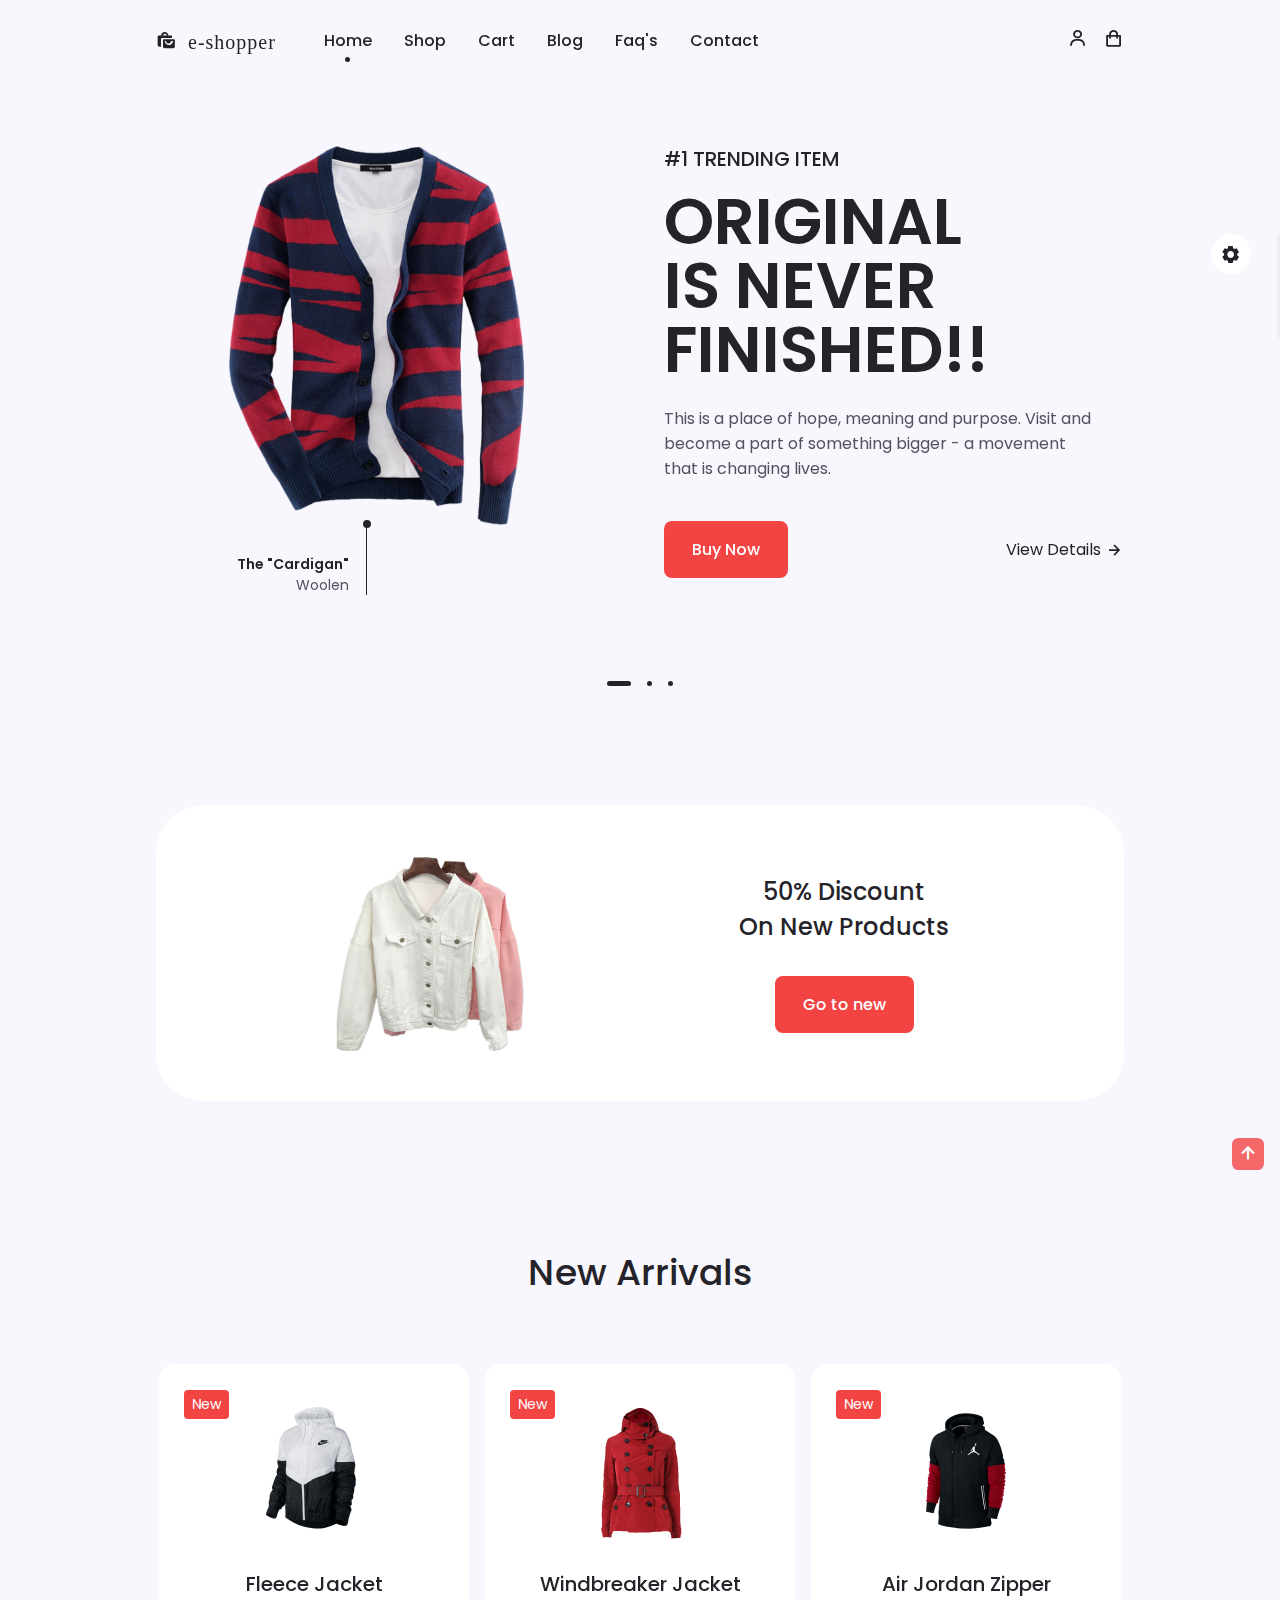
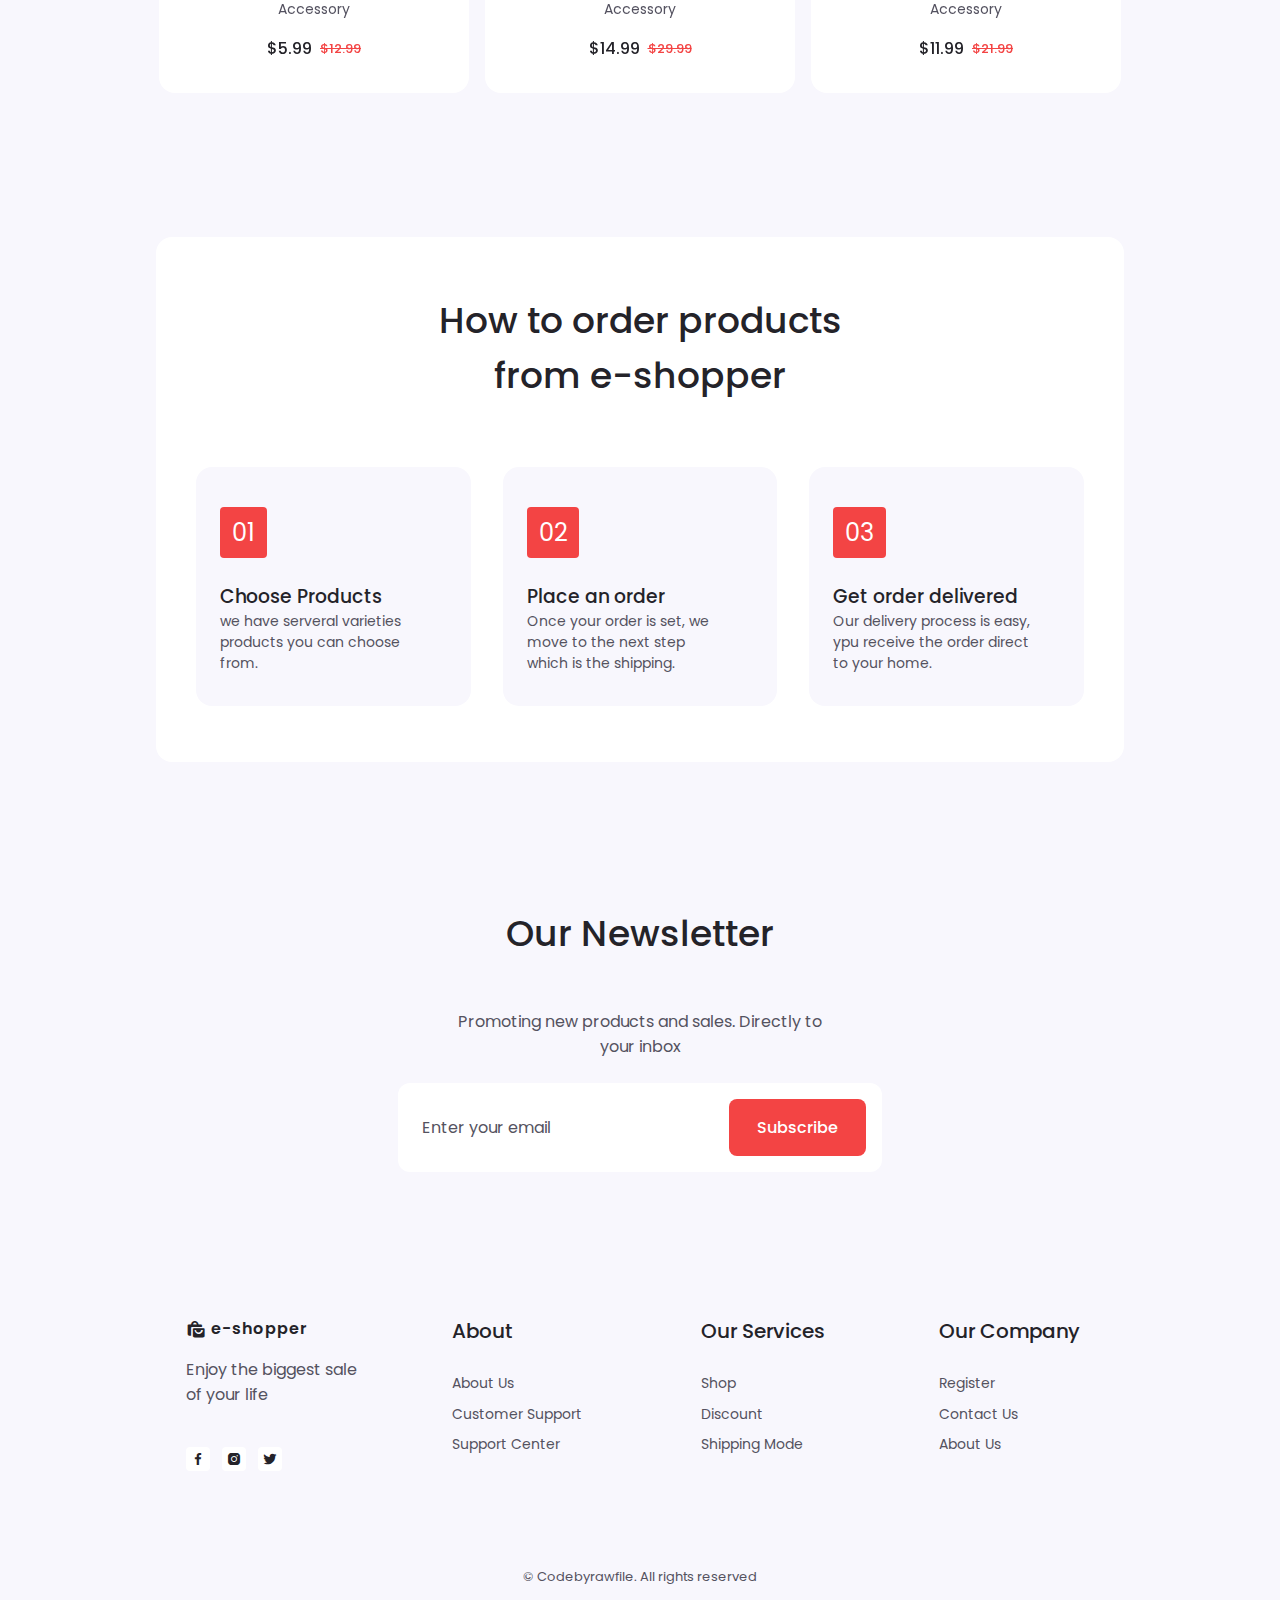
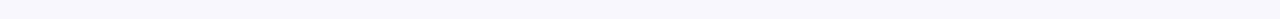
<file: index.html>
<!DOCTYPE html>
<html lang="en">
<head>
    <meta charset="UTF-8">
    <meta http-equiv="X-UA-Compatible" content="IE=edge">
    <meta name="viewport" content="width=device-width, initial-scale=1.0">
    <!--=============== BOXICONS ===============-->
    <link rel="stylesheet" href="https://cdn.jsdelivr.net/npm/boxicons@latest/css/boxicons.min.css">
    <!--=============== SWIPER CSS ===============-->
    <link rel="stylesheet" href="assets/css/swiper-bundle.min.css">
    <!--=============== CSS ===============-->
    <link rel="stylesheet" href="assets/css/style.css">
    <link rel="stylesheet" href="assets/css/colors/color-1.css">
    <title>Responsive e-commerce website - Crypticalcoder</title>
</head>
<body>
    <!--=============== HEADER ===============-->
    <header class="header" id="header">
        <nav class="nav container">
            <a href="index.html" class="nav__logo">
                <i class="bx bxs-shopping-bags nav__logo-icon"> e-shopper</i>
            </a>
            <div class="nav__menu" id="nav-menu">
                <ul class="nav__list">
                    <li class="nav__item">
                        <a href="index.html" class="nav__link active-link">Home</a>
                    </li>

                    <li class="nav__item">
                        <a href="shop.html" class="nav__link">Shop</a>
                    </li>

                    <li class="nav__item">
                        <a href="cart.html" class="nav__link">Cart</a>
                    </li>

                    <li class="nav__item">
                        <a href="blog.html" class="nav__link">Blog</a>
                    </li>

                    <li class="nav__item">
                        <a href="faq.html" class="nav__link">Faq's</a>
                    </li>

                    <li class="nav__item">
                        <a href="contact.html" class="nav__link">Contact</a>
                    </li>
                </ul>

                <div class="nav__close" id="nav-close">
                    <i class="bx bx-x"></i>
                </div>
            </div>

            <div class="nav__btns">
                <div class="login-icon">
                    <div class="login__toogle" id="login-toggle">
                        <i class="bx bx-user"></i>
                    </div>
                </div>
                
                <div class="cart-icon">
                    <div class="nav__shop" id="cart-shop">
                        <i class="bx bx-shopping-bag"></i>
                    </div>
                </div>
                

                <div class="nav__toggle" id="nav-toggle">
                    <i class="bx bx-grid-alt"></i>
                </div>
            </div>
        </nav>
        
    </header>

    <!--=============== CART ===============-->
    <div class="cart" id="cart">
        <div class="cart-icon">
            <i class="bx bx-x cart__close" id="cart-close"></i>
        </div>
        

        <h2 class="cart__title-center">My Cart</h2>

        <div class="cart__container">
            <article class="cart__card">
                <div class="card__box">
                    <img src="assets/img/cart-1.png" alt="" class="cart__img">
                </div>

                <div class="cart__details">
                    <h3 class="cart__title">Windbreaker</h3>
                    <span class="cart__price">$12</span>

                    <div class="cart__amount">
                        <div class="cart__amount-content">
                            <span class="cart__amount-box">
                                <i class="bx bx-minus"></i>
                            </span>

                            <span class="cart__amount-number">1</span>

                            <span class="cart__amount-box">
                                <i class="bx bx-plus"></i>
                            </span>
                        </div>

                        <i class="bx bx-trash-alt cart__amount-trash"></i>
                    </div>
                </div>
            </article>

            <article class="cart__card">
                <div class="card__box">
                    <img src="assets/img/cart-2.png" alt="" class="cart__img">
                </div>

                <div class="cart__details">
                    <h3 class="cart__title">Cardigan Hood</h3>
                    <span class="cart__price">$16</span>

                    <div class="cart__amount">
                        <div class="cart__amount-content">
                            <span class="cart__amount-box">
                                <i class="bx bx-minus"></i>
                            </span>

                            <span class="cart__amount-number">1</span>

                            <span class="cart__amount-box">
                                <i class="bx bx-plus"></i>
                            </span>
                        </div>

                        <i class="bx bx-trash-alt cart__amount-trash"></i>
                    </div>
                </div>
            </article>

            <article class="cart__card">
                <div class="card__box">
                    <img src="assets/img/cart-3.png" alt="" class="cart__img">
                </div>

                <div class="cart__details">
                    <h3 class="cart__title">Cartoon</h3>
                    <span class="cart__price">$10</span>

                    <div class="cart__amount">
                        <div class="cart__amount-content">
                            <span class="cart__amount-box">
                                <i class="bx bx-minus"></i>
                            </span>

                            <span class="cart__amount-number">1</span>

                            <span class="cart__amount-box">
                                <i class="bx bx-plus"></i>
                            </span>
                        </div>

                        <i class="bx bx-trash-alt cart__amount-trash"></i>
                    </div>
                </div>
            </article>
        </div>

        <div class="cart__prices">
            <span class="cart__prices-item">3 item</span>
            <span class="cart__prices-total">$38</span>
        </div>
    </div>

    <!--=============== LOGIN ===============-->
    <div class="login" id="login">
        <div class="login-icon">
            <i class="bx bx-x login__close" id="login-close"></i>
        </div>
        

        <h2 class="login__title-center">Login</h2>

        <form action="" class="login__form grid">
            <div class="login__content">
                <label for="" class="login__label">Email</label>
                <input type="email" class="login__input">
            </div>

            <div class="login__content">
                <label for="" class="login__label">Password</label>
                <input type="password" class="login__input">
            </div>

            <div>
                <a href="#" class="button">Sign in</a>
            </div>

            <div>
                <p class="signup">Not a member? <a href="registration.html">Sign up now</a></p>
            </div>
        </form>
    </div>

    <!--=============== MAIN ===============-->
    <main class="main">
        <!--=============== HOME ===============-->
        <section class="home container">
            <div class="swiper home-swiper">
                <div class="swiper-wrapper">
                    <!-- HOME SWIPER 1 -->
                    <section class="swiper-slide">
                        <div class="home__content grid">
                            <div class="home__group">
                                <img src="assets/img/slide-2.png" alt="" class="home__img">
                                <div class="home__indicator"></div>

                                <div class="home__details-img">
                                    <h4 class="home__details-title">The "Cardigan"</h4>
                                    <span class="home__details-subtitle">Woolen</span>
                                </div>
                            </div>

                            <div class="home__data">
                                <h3 class="home__subtitle">#1 TRENDING ITEM</h3>
                                <h1 class="home__title">ORIGINAL <br> IS NEVER <br> FINISHED!!</h1>
                                <p class="home__description">This is a place of hope, meaning and purpose. Visit and become a part of something bigger - a movement that is changing lives.</p>

                                <div class="home__buttons">
                                    <a href="details.html" class="button">Buy Now</a>
                                    <a href="details.html" class="button--link button--flex">View Details <i class="bx bx-right-arrow-alt button__icon"></i></a>
                                </div>
                            </div>
                        </div>
                    </section>

                    <!-- HOME SWIPER 2 -->
                    <section class="swiper-slide">
                        <div class="home__content grid">
                            <div class="home__group">
                                <img src="assets/img/slide-3.png" alt="" class="home__img">
                                <div class="home__indicator"></div>

                                <div class="home__details-img">
                                    <h4 class="home__details-title">Jqueezy</h4>
                                    <span class="home__details-subtitle">Ski Suit</span>
                                </div>
                            </div>

                            <div class="home__data">
                                <h3 class="home__subtitle">#2 top best duo</h3>
                                <h1 class="home__title">FALL <br> WINTER <br> 2024</h1>
                                <p class="home__description">A specialist label creating luxury essentials. Ethically crafted with an unwavering commitment to exceptional quality</p>

                                <div class="home__buttons">
                                    <a href="details.html" class="button">Buy Now</a>
                                    <a href="details.html" class="button--link button--flex">View Details <i class="bx bx-right-arrow-alt button__icon"></i></a>
                                </div>
                            </div>
                        </div>
                    </section>

                    <!-- HOME SWIPER 3 -->
                    <section class="swiper-slide">
                        <div class="home__content grid">
                            <div class="home__group">
                                <img src="assets/img/slide-1.png" alt="" class="home__img">
                                <div class="home__indicator"></div>

                                <div class="home__details-img">
                                    <h4 class="home__details-title">Jurry</h4>
                                    <span class="home__details-subtitle">Zipper</span>
                                </div>
                            </div>

                            <div class="home__data">
                                <h3 class="home__subtitle">#3 TRENDING ITEM</h3>
                                <h1 class="home__title">SALE 20% <br> OFF <br> EVERYTHING</h1>
                                <p class="home__description">A specialist label creating luxury essentials. Ethically crafted with an unwavering commitment to exceptional quality</p>

                                <div class="home__buttons">
                                    <a href="details.html" class="button">Buy Now</a>
                                    <a href="details.html" class="button--link button--flex">View Details <i class="bx bx-right-arrow-alt button__icon"></i></a>
                                </div>
                            </div>
                        </div>
                    </section>
                </div>

                <div class="swiper-pagination"></div>
            </div>
        </section>

        <!--=============== DISCOUNT ===============-->
        <section class="discount section">
            <div class="discount__container container grid">
                <img src="assets/img/discount.png" alt="" class="discount__img">

                <div class="discount__data">
                    <h2 class="discount__title">50% Discount <br> On New Products</h2>
                    <a href="#" class="button">Go to new</a>
                </div>
            </div>
        </section>

        <!--=============== NEW ARRIVALS ===============-->
        <section class="new section">
            <h2 class="section__title">New Arrivals</h2>

            <div class="new__container container">
                <div class="swiper new-swiper">
                    <div class="swiper-wrapper">
                        <!-- NEW CONTENT 1 -->
                        <div class="new__content swiper-slide">
                            <div class="new__tag">New</div>
                            <img src="assets/img/new-1.png" alt="" class="new__img">
                            <h3 class="new__title">Windbreaker Jacket</h3>
                            <span class="new__subtitle">Accessory</span>

                            <div class="new__prices">
                                <span class="new__price">$14.99</span>
                                <span class="new__discount">$29.99</span>
                            </div>

                            <a href="details.html" class="button new__button">
                                <i class="bx bx-cart-alt new__icon"></i>
                            </a>
                        </div>
                        <!-- NEW CONTENT 2 -->
                        <div class="new__content swiper-slide">
                            <div class="new__tag">New</div>
                            <img src="assets/img/new-2.png" alt="" class="new__img">
                            <h3 class="new__title">Air Jordan Zipper</h3>
                            <span class="new__subtitle">Accessory</span>

                            <div class="new__prices">
                                <span class="new__price">$11.99</span>
                                <span class="new__discount">$21.99</span>
                            </div>

                            <a href="details.html" class="button new__button">
                                <i class="bx bx-cart-alt new__icon"></i>
                            </a>
                        </div>
                        <!-- NEW CONTENT 3 -->
                        <div class="new__content swiper-slide">
                            <div class="new__tag">New</div>
                            <img src="assets/img/new-3.png" alt="" class="new__img">
                            <h3 class="new__title">FurJacket</h3>
                            <span class="new__subtitle">Accessory</span>

                            <div class="new__prices">
                                <span class="new__price">$4.99</span>
                                <span class="new__discount">$9.99</span>
                            </div>

                            <a href="details.html" class="button new__button">
                                <i class="bx bx-cart-alt new__icon"></i>
                            </a>
                        </div>
                        <!-- NEW CONTENT 4 -->
                        <div class="new__content swiper-slide">
                            <div class="new__tag">New</div>
                            <img src="assets/img/new-4.png" alt="" class="new__img">
                            <h3 class="new__title">Fleece Jacket</h3>
                            <span class="new__subtitle">Accessory</span>

                            <div class="new__prices">
                                <span class="new__price">$24.99</span>
                                <span class="new__discount">$44.99</span>
                            </div>

                            <a href="details.html" class="button new__button">
                                <i class="bx bx-cart-alt new__icon"></i>
                            </a>
                        </div>
                        <!-- NEW CONTENT 5 -->
                        <div class="new__content swiper-slide">
                            <div class="new__tag">New</div>
                            <img src="assets/img/new-5.png" alt="" class="new__img">
                            <h3 class="new__title">Nike Hoodie</h3>
                            <span class="new__subtitle">Accessory</span>

                            <div class="new__prices">
                                <span class="new__price">$7.99</span>
                                <span class="new__discount">$14.99</span>
                            </div>

                            <a href="details.html" class="button new__button">
                                <i class="bx bx-cart-alt new__icon"></i>
                            </a>
                        </div>
                        <!-- NEW CONTENT 6 -->
                        <div class="new__content swiper-slide">
                            <div class="new__tag">New</div>
                            <img src="assets/img/new-6.png" alt="" class="new__img">
                            <h3 class="new__title">Fleece Jacket</h3>
                            <span class="new__subtitle">Accessory</span>

                            <div class="new__prices">
                                <span class="new__price">$5.99</span>
                                <span class="new__discount">$12.99</span>
                            </div>

                            <a href="details.html" class="button new__button">
                                <i class="bx bx-cart-alt new__icon"></i>
                            </a>
                        </div>
                    </div>
                </div>
            </div>
        </section>

        <!--=============== STEPS ===============-->
        <section class="steps section container">
            <div class="steps__bg">
                <h2 class="section__title">How to order products <br> from e-shopper</h2>

                <div class="steps__container grid">
                    <!-- STEP CARD 1 -->
                    <div class="steps__card">
                        <div class="steps__card-number">01</div>
                        <h3 class="steps__card-title">Choose Products</h3>
                        <p class="steps__card-description">
                            we have serveral varieties products you can choose from.
                        </p>
                    </div>
                    <!-- STEP CARD 2 -->
                    <div class="steps__card">
                        <div class="steps__card-number">02</div>
                        <h3 class="steps__card-title">Place an order</h3>
                        <p class="steps__card-description">
                            Once your order is set, we move to the next step which is the shipping.
                        </p>
                    </div>
                    <!-- STEP CARD 3 -->
                    <div class="steps__card">
                        <div class="steps__card-number">03</div>
                        <h3 class="steps__card-title">Get order delivered</h3>
                        <p class="steps__card-description">
                            Our delivery process is easy, ypu receive the order direct to your home.
                        </p>
                    </div>
                </div>
            </div>
        </section>

        <!--=============== NEWSLETTER ===============-->
        <section class="newsletter section">
            <div class="newsletter__container container">
                <h2 class="section__title">Our Newsletter</h2>
                <p class="newsletter_description">
                    Promoting new products and sales. Directly to your inbox
                </p>

                <form action="" class="newsletter__form">
                    <input type="text" placeholder="Enter your email" class="newsletter__input">
                    <button class="button">Subscribe</button>
                </form>
            </div>
        </section>
    </main>

    <!--=============== FOOTER ===============-->
    <footer class="footer section">
        <div class="footer__container container grid">
            <!-- FOOTER CONTENT 1 -->
            <div class="footer_content">
                <a href="#" class="footer__logo">
                    <i class="bx bxs-shopping-bags footer__logo-icon"></i>e-shopper
                </a>
                <p class="footer__description">Enjoy the biggest sale <br> of your life</p>
                <div class="footer__social">
                    <a href="https://web.facebook.com/Rawimagix/" target="_blank" class="footer__social-link"><i class="bx bxl-facebook"></i></a>
                    <a href="https://www.instagram.com/rawfilefotography/" target="_blank" class="footer__social-link"><i class="bx bxl-instagram-alt"></i></a>
                    <a href="https://x.com/KingsleyRawfile?s=09" target="_blank" class="footer__social-link"><i class="bx bxl-twitter"></i></a>
                </div>
            </div>
            <!-- FOOTER CONTENT 2 -->
            <div class="footer_content">
                <h3 class="footer__title">About</h3>

                <ul class="footer__links">
                    <li><a href="about.html" class="footer__link">About Us</a></li>
                    <li><a href="#" class="footer__link">Customer Support</a></li>
                    <li><a href="#" class="footer__link">Support Center</a></li>
                </ul>
            </div>
            <!-- FOOTER CONTENT 3 -->
            <div class="footer_content">
                <h3 class="footer__title">Our Services</h3>

                <ul class="footer__links">
                    <li><a href="shop.html" class="footer__link">Shop</a></li>
                    <li><a href="" class="footer__link">Discount</a></li>
                    <li><a href="#" class="footer__link">Shipping Mode</a></li>
                </ul>
            </div>
            <!-- FOOTER CONTENT 4 -->
            <div class="footer_content">
                <h3 class="footer__title">Our Company</h3>

                <ul class="footer__links">
                    <li><a href="registration.html" class="footer__link">Register</a></li>
                    <li><a href="contact.html" class="footer__link">Contact Us</a></li>
                    <li><a href="about.html" class="footer__link">About Us</a></li>
                </ul>
            </div>
        </div>

        <span class="footer__copy">&#169; Codebyrawfile. All rights reserved</span>
    </footer>

    <!--=============== SCROLL UP ===============-->
    <a href="#" class="scrollup" id="scroll-up"><i class="bx bx-up-arrow-alt scrollup__icon"></i></a>
    <!--=============== STYLE SWITCHER ===============-->
    <div class="style__switcher">
        <div class="style__switcher-toggler s__icon">
            <i class="bx bxs-cog bx-spin"></i>
        </div>

        <h4>Theme Colors</h4>

        <div class="theme__colors js-theme-colors">
            <button type="button" data-js-theme-color="color-1" class="js-theme-color-item theme__button active color-1"><i class="bx bx-check"></i></button>
            <button type="button" data-js-theme-color="color-2" class="js-theme-color-item theme__button color-2"><i class="bx bx-check"></i></button>
            <button type="button" data-js-theme-color="color-3" class="js-theme-color-item theme__button color-3"><i class="bx bx-check"></i></button>
            <button type="button" data-js-theme-color="color-4" class="js-theme-color-item theme__button color-4"><i class="bx bx-check"></i></button>
            <button type="button" data-js-theme-color="color-5" class="js-theme-color-item theme__button color-5"><i class="bx bx-check"></i></button>
        </div>
    </div>

    <!--=============== SWIPER JS ===============-->
    <script src="assets/js/swiper-bundle.min.js"></script>

    <!--=============== JS ===============-->
    <script src="assets/js/main.js"></script>
</body>
</html>
</file>
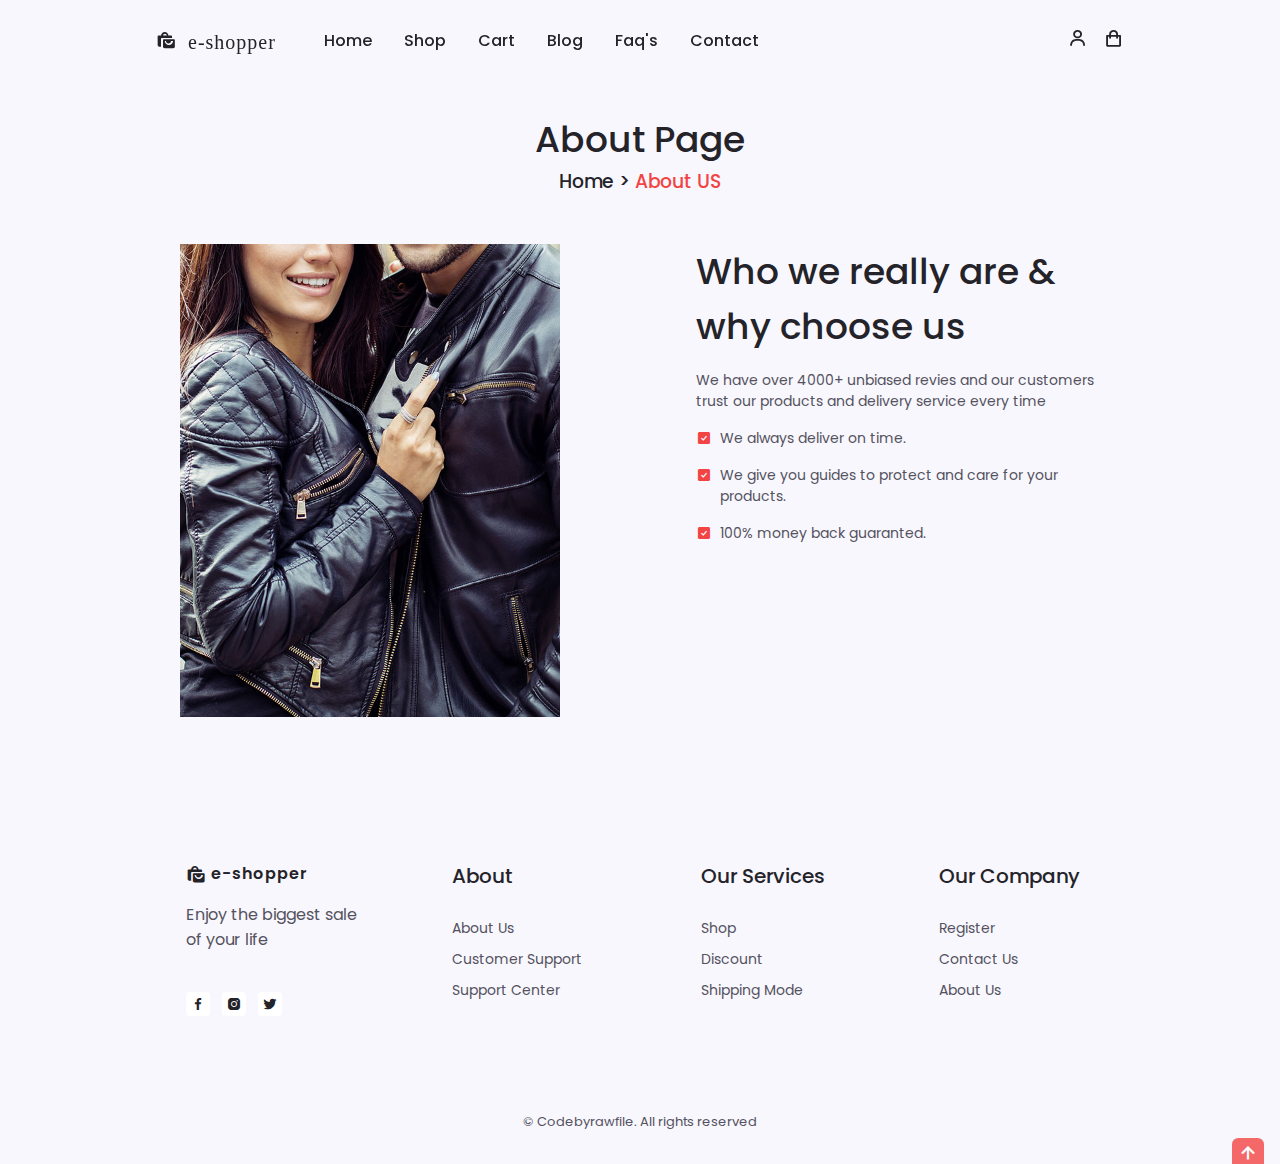
<file: about.html>
<!DOCTYPE html>
<html lang="en">
<head>
    <meta charset="UTF-8">
    <meta http-equiv="X-UA-Compatible" content="IE=edge">
    <meta name="viewport" content="width=device-width, initial-scale=1.0">

    <!--=============== BOXICONS ===============-->
    <link rel="stylesheet" href="https://cdn.jsdelivr.net/npm/boxicons@latest/css/boxicons.min.css">

    <!--=============== SWIPER CSS ===============-->
    <link rel="stylesheet" href="assets/css/swiper-bundle.min.css">

    <!--=============== CSS ===============-->
    <link rel="stylesheet" href="assets/css/style.css">
    <link rel="stylesheet" href="assets/css/colors/color-1.css">

    <title>Responsive e-commerce website - Crypticalcoder</title>
</head>
<body>
    <!--=============== HEADER ===============-->
    <header class="header" id="header">
        <nav class="nav container">
            <a href="index.html" class="nav__logo">
                <i class="bx bxs-shopping-bags nav__logo-icon"> e-shopper</i>
            </a>
            <div class="nav__menu" id="nav-menu">
                <ul class="nav__list">
                    <li class="nav__item">
                        <a href="index.html" class="nav__link">Home</a>
                    </li>

                    <li class="nav__item">
                        <a href="shop.html" class="nav__link">Shop</a>
                    </li>

                    <li class="nav__item">
                        <a href="cart.html" class="nav__link">Cart</a>
                    </li>

                    <li class="nav__item">
                        <a href="blog.html" class="nav__link">Blog</a>
                    </li>

                    <li class="nav__item">
                        <a href="faq.html" class="nav__link">Faq's</a>
                    </li>

                    <li class="nav__item">
                        <a href="contact.html" class="nav__link">Contact</a>
                    </li>
                </ul>

                <div class="nav__close" id="nav-close">
                    <i class="bx bx-x"></i>
                </div>
            </div>

            <div class="nav__btns">
                <div class="login-icon">
                    <div class="login__toogle" id="login-toggle">
                        <i class="bx bx-user"></i>
                    </div>
                </div>
                
                <div class="cart-icon">
                    <div class="nav__shop" id="cart-shop">
                        <i class="bx bx-shopping-bag"></i>
                    </div>
                </div>
                

                <div class="nav__toggle" id="nav-toggle">
                    <i class="bx bx-grid-alt"></i>
                </div>
            </div>
        </nav>
        
    </header>

    <!--=============== CART ===============-->
    <div class="cart" id="cart">
        <div class="cart-icon">
            <i class="bx bx-x cart__close" id="cart-close"></i>
        </div>
        

        <h2 class="cart__title-center">My Cart</h2>

        <div class="cart__container">
            <article class="cart__card">
                <div class="card__box">
                    <img src="assets/img/cart-1.png" alt="" class="cart__img">
                </div>

                <div class="cart__details">
                    <h3 class="cart__title">Windbreaker</h3>
                    <span class="cart__price">$12</span>

                    <div class="cart__amount">
                        <div class="cart__amount-content">
                            <span class="cart__amount-box">
                                <i class="bx bx-minus"></i>
                            </span>

                            <span class="cart__amount-number">1</span>

                            <span class="cart__amount-box">
                                <i class="bx bx-plus"></i>
                            </span>
                        </div>

                        <i class="bx bx-trash-alt cart__amount-trash"></i>
                    </div>
                </div>
            </article>

            <article class="cart__card">
                <div class="card__box">
                    <img src="assets/img/cart-2.png" alt="" class="cart__img">
                </div>

                <div class="cart__details">
                    <h3 class="cart__title">Cardigan Hood</h3>
                    <span class="cart__price">$16</span>

                    <div class="cart__amount">
                        <div class="cart__amount-content">
                            <span class="cart__amount-box">
                                <i class="bx bx-minus"></i>
                            </span>

                            <span class="cart__amount-number">1</span>

                            <span class="cart__amount-box">
                                <i class="bx bx-plus"></i>
                            </span>
                        </div>

                        <i class="bx bx-trash-alt cart__amount-trash"></i>
                    </div>
                </div>
            </article>

            <article class="cart__card">
                <div class="card__box">
                    <img src="assets/img/cart-3.png" alt="" class="cart__img">
                </div>

                <div class="cart__details">
                    <h3 class="cart__title">Cartoon</h3>
                    <span class="cart__price">$10</span>

                    <div class="cart__amount">
                        <div class="cart__amount-content">
                            <span class="cart__amount-box">
                                <i class="bx bx-minus"></i>
                            </span>

                            <span class="cart__amount-number">1</span>

                            <span class="cart__amount-box">
                                <i class="bx bx-plus"></i>
                            </span>
                        </div>

                        <i class="bx bx-trash-alt cart__amount-trash"></i>
                    </div>
                </div>
            </article>
        </div>

        <div class="cart__prices">
            <span class="cart__prices-item">3 item</span>
            <span class="cart__prices-total">$38</span>
        </div>
    </div>

    <!--=============== LOGIN ===============-->
    <div class="login" id="login">
        <div class="login-icon">
            <i class="bx bx-x login__close" id="login-close"></i>
        </div>
        

        <h2 class="login__title-center">Login</h2>

        <form action="" class="login__form grid">
            <div class="login__content">
                <label for="" class="login__label">Email</label>
                <input type="email" class="login__input">
            </div>

            <div class="login__content">
                <label for="" class="login__label">Password</label>
                <input type="password" class="login__input">
            </div>

            <div>
                <a href="#" class="button">Sign in</a>
            </div>

            <div>
                <p class="signup">Not a member? <a href="registration.html">Sign up now</a></p>
            </div>
        </form>
    </div>

    <!--=============== MAIN ===============-->
    <main class="main">
        <!--=============== ABOUT ===============-->
        <section class="about section container">
            <h2 class="breadcrumb__title">About Page</h2>
            <h3 class="breadcrumb__subtitle"><a href="index.html" class="breadcrumb__home">Home </a> > <span>About US</span></h3>

            <div class="about__container grid">
                <img src="assets/img/about-img.jpg" alt="" class="about__img">

                <div class="about__data">
                    <h2 class="section__title about__title">
                        Who we really are & <br> why choose us
                    </h2>

                    <div class="about__details">
                        <p class="about__details-description">
                        We have over 4000+ unbiased revies and our customers trust our products and delivery service every time
                        </p>
                        <p class="about__details-description">
                            <i class="bx bxs-check-square about__details-icon"></i>
                            We always deliver on time.
                        </p>
                        <p class="about__details-description">
                            <i class="bx bxs-check-square about__details-icon"></i>
                            We give you guides to protect and care for your products.
                        </p>
                        <p class="about__details-description">
                            <i class="bx bxs-check-square about__details-icon"></i>
                            100% money back guaranted.
                        </p>
                    </div>
                </div>
            </div>
        </section>
    </main>

    <!--=============== FOOTER ===============-->
    <footer class="footer section">
        <div class="footer__container container grid">
            <!-- FOOTER CONTENT 1 -->
            <div class="footer_content">
                <a href="#" class="footer__logo">
                    <i class="bx bxs-shopping-bags footer__logo-icon"></i>e-shopper
                </a>
                <p class="footer__description">Enjoy the biggest sale <br> of your life</p>
                <div class="footer__social">
                    <a href="https://web.facebook.com/Rawimagix/" target="_blank" class="footer__social-link"><i class="bx bxl-facebook"></i></a>
                    <a href="https://www.instagram.com/rawfilefotography/" target="_blank" class="footer__social-link"><i class="bx bxl-instagram-alt"></i></a>
                    <a href="https://x.com/KingsleyRawfile?s=09" target="_blank" class="footer__social-link"><i class="bx bxl-twitter"></i></a>
                </div>
            </div>
            <!-- FOOTER CONTENT 2 -->
            <div class="footer_content">
                <h3 class="footer__title">About</h3>

                <ul class="footer__links">
                    <li><a href="about.html" class="footer__link">About Us</a></li>
                    <li><a href="#" class="footer__link">Customer Support</a></li>
                    <li><a href="#" class="footer__link">Support Center</a></li>
                </ul>
            </div>
            <!-- FOOTER CONTENT 3 -->
            <div class="footer_content">
                <h3 class="footer__title">Our Services</h3>

                <ul class="footer__links">
                    <li><a href="shop.html" class="footer__link">Shop</a></li>
                    <li><a href="#" class="footer__link">Discount</a></li>
                    <li><a href="#" class="footer__link">Shipping Mode</a></li>
                </ul>
            </div>
            <!-- FOOTER CONTENT 4 -->
            <div class="footer_content">
                <h3 class="footer__title">Our Company</h3>

                <ul class="footer__links">
                    <li><a href="registration.html" class="footer__link">Register</a></li>
                    <li><a href="contact.html" class="footer__link">Contact Us</a></li>
                    <li><a href="about.html" class="footer__link">About Us</a></li>
                </ul>
            </div>
        </div>

        <span class="footer__copy">&#169; Codebyrawfile. All rights reserved</span>
    </footer>

    <!--=============== SCROLL UP ===============-->
    <a href="#" class="scrollup" id="scroll-up"><i class="bx bx-up-arrow-alt scrollup__icon"></i></a>
    <!--=============== STYLE SWITCHER ===============-->
    
    <!--=============== SWIPER JS ===============-->
    <script src="assets/js/swiper-bundle.min.js"></script>

    <!--=============== JS ===============-->
    <script src="assets/js/main.js"></script>
</body>
</html>
</file>
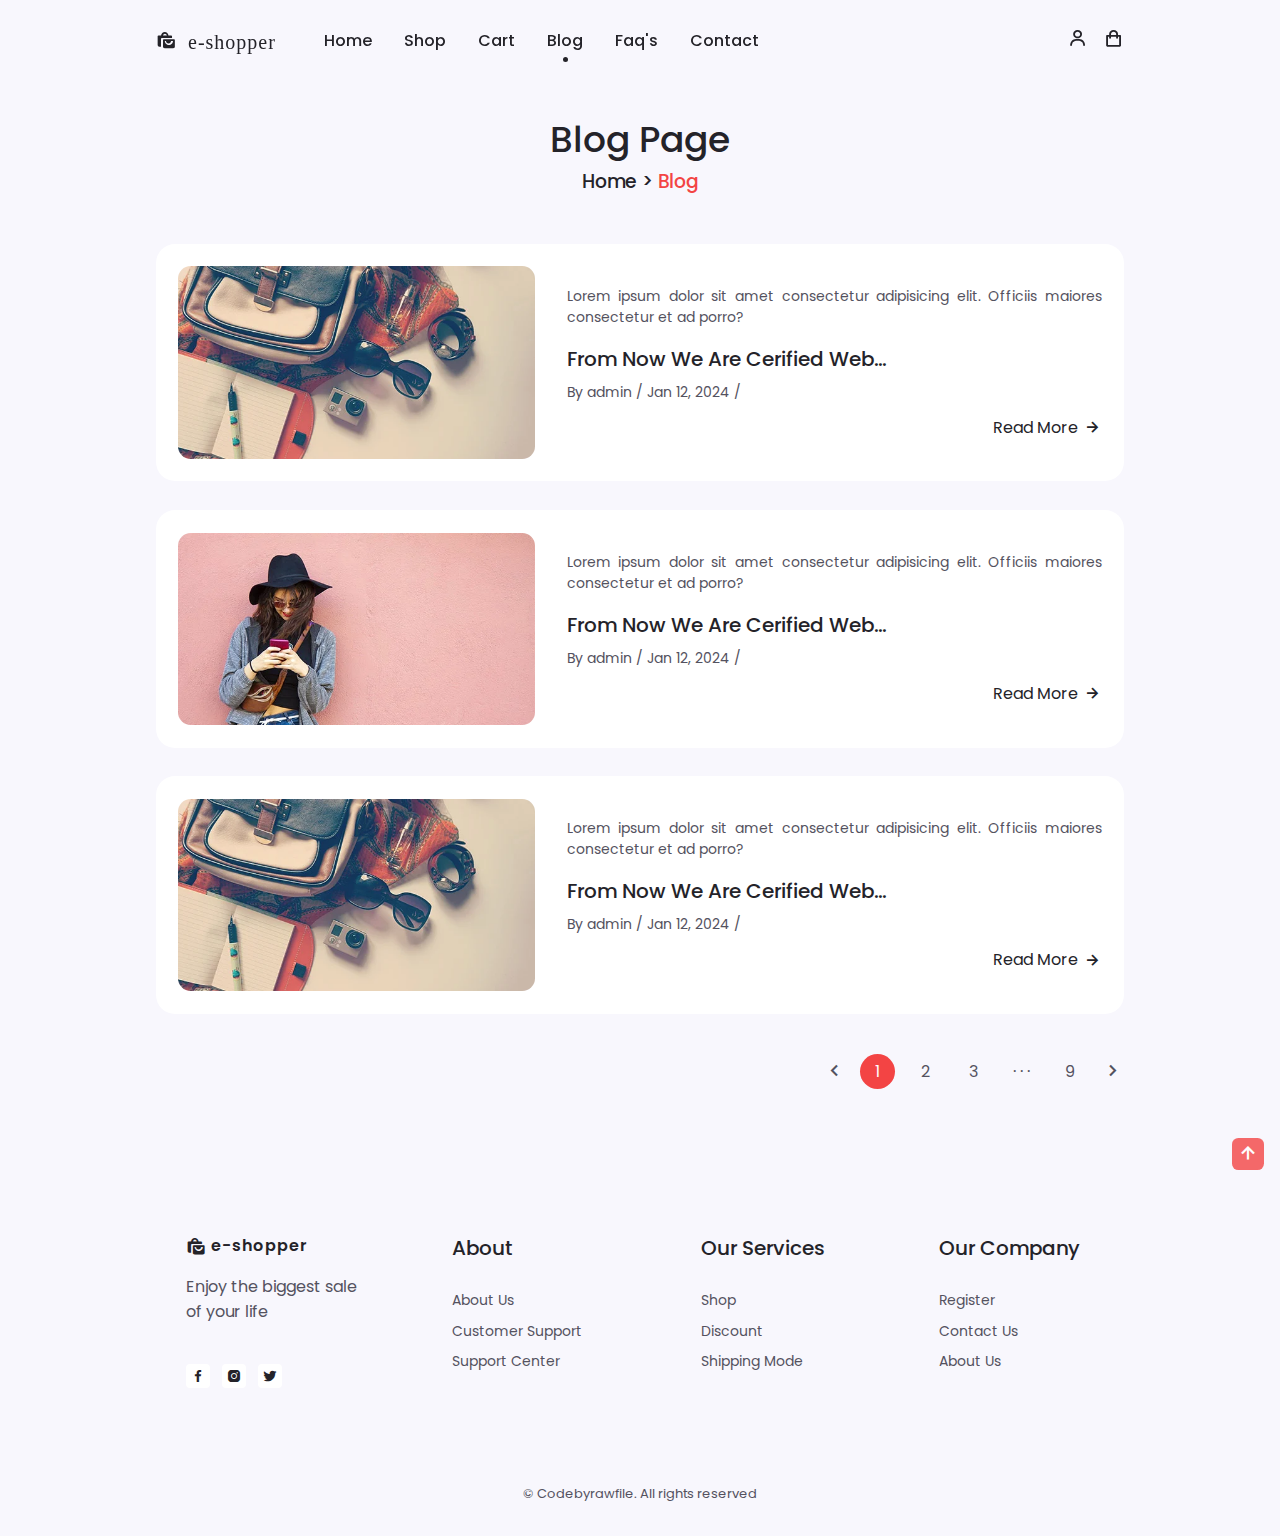
<file: blog.html>
<!DOCTYPE html>
<html lang="en">
<head>
    <meta charset="UTF-8">
    <meta http-equiv="X-UA-Compatible" content="IE=edge">
    <meta name="viewport" content="width=device-width, initial-scale=1.0">

    <!--=============== BOXICONS ===============-->
    <link rel="stylesheet" href="https://cdn.jsdelivr.net/npm/boxicons@latest/css/boxicons.min.css">

    <!--=============== SWIPER CSS ===============-->
    <link rel="stylesheet" href="assets/css/swiper-bundle.min.css">

    <!--=============== CSS ===============-->
    <link rel="stylesheet" href="assets/css/style.css">
    <link rel="stylesheet" href="assets/css/colors/color-1.css">

    <title>Responsive e-commerce website - Crypticalcoder</title>
</head>
<body>
    <!--=============== HEADER ===============-->
    <header class="header" id="header">
        <nav class="nav container">
            <a href="index.html" class="nav__logo">
                <i class="bx bxs-shopping-bags nav__logo-icon"> e-shopper</i>
            </a>
            <div class="nav__menu" id="nav-menu">
                <ul class="nav__list">
                    <li class="nav__item">
                        <a href="index.html" class="nav__link">Home</a>
                    </li>

                    <li class="nav__item">
                        <a href="shop.html" class="nav__link">Shop</a>
                    </li>

                    <li class="nav__item">
                        <a href="cart.html" class="nav__link">Cart</a>
                    </li>

                    <li class="nav__item">
                        <a href="blog.html" class="nav__link active-link">Blog</a>
                    </li>

                    <li class="nav__item">
                        <a href="faq.html" class="nav__link">Faq's</a>
                    </li>

                    <li class="nav__item">
                        <a href="contact.html" class="nav__link">Contact</a>
                    </li>
                </ul>

                <div class="nav__close" id="nav-close">
                    <i class="bx bx-x"></i>
                </div>
            </div>

            <div class="nav__btns">
                <div class="login-icon">
                    <div class="login__toogle" id="login-toggle">
                        <i class="bx bx-user"></i>
                    </div>
                </div>
                
                <div class="cart-icon">
                    <div class="nav__shop" id="cart-shop">
                        <i class="bx bx-shopping-bag"></i>
                    </div>
                </div>
                

                <div class="nav__toggle" id="nav-toggle">
                    <i class="bx bx-grid-alt"></i>
                </div>
            </div>
        </nav>
        
    </header>

    <!--=============== CART ===============-->
    <div class="cart" id="cart">
        <div class="cart-icon">
            <i class="bx bx-x cart__close" id="cart-close"></i>
        </div>
        

        <h2 class="cart__title-center">My Cart</h2>

        <div class="cart__container">
            <article class="cart__card">
                <div class="card__box">
                    <img src="assets/img/cart-1.png" alt="" class="cart__img">
                </div>

                <div class="cart__details">
                    <h3 class="cart__title">Windbreaker</h3>
                    <span class="cart__price">$12</span>

                    <div class="cart__amount">
                        <div class="cart__amount-content">
                            <span class="cart__amount-box">
                                <i class="bx bx-minus"></i>
                            </span>

                            <span class="cart__amount-number">1</span>

                            <span class="cart__amount-box">
                                <i class="bx bx-plus"></i>
                            </span>
                        </div>

                        <i class="bx bx-trash-alt cart__amount-trash"></i>
                    </div>
                </div>
            </article>

            <article class="cart__card">
                <div class="card__box">
                    <img src="assets/img/cart-2.png" alt="" class="cart__img">
                </div>

                <div class="cart__details">
                    <h3 class="cart__title">Cardigan Hood</h3>
                    <span class="cart__price">$16</span>

                    <div class="cart__amount">
                        <div class="cart__amount-content">
                            <span class="cart__amount-box">
                                <i class="bx bx-minus"></i>
                            </span>

                            <span class="cart__amount-number">1</span>

                            <span class="cart__amount-box">
                                <i class="bx bx-plus"></i>
                            </span>
                        </div>

                        <i class="bx bx-trash-alt cart__amount-trash"></i>
                    </div>
                </div>
            </article>

            <article class="cart__card">
                <div class="card__box">
                    <img src="assets/img/cart-3.png" alt="" class="cart__img">
                </div>

                <div class="cart__details">
                    <h3 class="cart__title">Cartoon</h3>
                    <span class="cart__price">$10</span>

                    <div class="cart__amount">
                        <div class="cart__amount-content">
                            <span class="cart__amount-box">
                                <i class="bx bx-minus"></i>
                            </span>

                            <span class="cart__amount-number">1</span>

                            <span class="cart__amount-box">
                                <i class="bx bx-plus"></i>
                            </span>
                        </div>

                        <i class="bx bx-trash-alt cart__amount-trash"></i>
                    </div>
                </div>
            </article>
        </div>

        <div class="cart__prices">
            <span class="cart__prices-item">3 item</span>
            <span class="cart__prices-total">$38</span>
        </div>
    </div>

    <!--=============== LOGIN ===============-->
    <div class="login" id="login">
        <div class="login-icon">
            <i class="bx bx-x login__close" id="login-close"></i>
        </div>
        

        <h2 class="login__title-center">Login</h2>

        <form action="" class="login__form grid">
            <div class="login__content">
                <label for="" class="login__label">Email</label>
                <input type="email" class="login__input">
            </div>

            <div class="login__content">
                <label for="" class="login__label">Password</label>
                <input type="password" class="login__input">
            </div>

            <div>
                <a href="#" class="button">Sign in</a>
            </div>

            <div>
                <p class="signup">Not a member? <a href="registration.html">Sign up now</a></p>
            </div>
        </form>
    </div>

    <!--=============== MAIN ===============-->
    <main class="main">
        <!--=============== BLOG ===============-->
        <section class="blog section container">
            <h2 class="breadcrumb__title">Blog Page</h2>
            <h3 class="breadcrumb__subtitle"><a href="index.html" class="breadcrumb__home">Home </a> > <span>Blog</span></h3>

            <div class="blog__container grid">
                <div class="blog__post grid">
                    <img src="assets/img/blog-1.webp" alt="" class="blog__img">
                    
                    <div class="blog__info">
                        <p class="blog__details">Lorem ipsum dolor sit amet consectetur adipisicing elit. Officiis maiores consectetur et ad porro?</p>
                        <h3 class="blog__title">From Now We Are Cerified Web...</h3>
                        <p class="blog__date">By admin / Jan 12, 2024 / </p>
                        <div class="read__more">
                            <a href="#" class="button--link button--flex">Read More <i class="bx bx-right-arrow-alt button__icon"></i></a>
                        </div>
                    </div>
                </div>

                <div class="blog__post grid">
                    <img src="assets/img/blog-2.webp" alt="" class="blog__img">
                    
                    <div class="blog__info">
                        <p class="blog__details">Lorem ipsum dolor sit amet consectetur adipisicing elit. Officiis maiores consectetur et ad porro?</p>
                        <h3 class="blog__title">From Now We Are Cerified Web...</h3>
                        <p class="blog__date">By admin / Jan 12, 2024 / </p>
                        <div class="read__more">
                            <a href="#" class="button--link button--flex">Read More <i class="bx bx-right-arrow-alt button__icon"></i></a>
                        </div>
                    </div>
                </div>

                <div class="blog__post grid">
                    <img src="assets/img/blog-1.webp" alt="" class="blog__img">
                    
                    <div class="blog__info">
                        <p class="blog__details">Lorem ipsum dolor sit amet consectetur adipisicing elit. Officiis maiores consectetur et ad porro?</p>
                        <h3 class="blog__title">From Now We Are Cerified Web...</h3>
                        <p class="blog__date">By admin / Jan 12, 2024 / </p>
                        <div class="read__more">
                            <a href="#" class="button--link button--flex">Read More <i class="bx bx-right-arrow-alt button__icon"></i></a>
                        </div>
                    </div>
                </div>
            </div>

            <div class="pagination">
                <i class="bx bx-chevron-left pagination__icon"></i>

                <span class="current">1</span>
                <span>2</span>
                <span>3</span>
                <span>&middot; &middot; &middot;</span>
                <span>9</span>

                <i class="bx bx-chevron-right pagination__icon"></i>

            </div>
        </section>
    </main>

    <!--=============== FOOTER ===============-->
    <footer class="footer section">
        <div class="footer__container container grid">
            <!-- FOOTER CONTENT 1 -->
            <div class="footer_content">
                <a href="#" class="footer__logo">
                    <i class="bx bxs-shopping-bags footer__logo-icon"></i>e-shopper
                </a>
                <p class="footer__description">Enjoy the biggest sale <br> of your life</p>
                <div class="footer__social">
                    <a href="https://web.facebook.com/Rawimagix/" target="_blank" class="footer__social-link"><i class="bx bxl-facebook"></i></a>
                    <a href="https://www.instagram.com/rawfilefotography/" target="_blank" class="footer__social-link"><i class="bx bxl-instagram-alt"></i></a>
                    <a href="https://x.com/KingsleyRawfile?s=09" target="_blank" class="footer__social-link"><i class="bx bxl-twitter"></i></a>
                </div>
            </div>
            <!-- FOOTER CONTENT 2 -->
            <div class="footer_content">
                <h3 class="footer__title">About</h3>

                <ul class="footer__links">
                    <li><a href="about.html" class="footer__link">About Us</a></li>
                    <li><a href="#" class="footer__link">Customer Support</a></li>
                    <li><a href="#" class="footer__link">Support Center</a></li>
                </ul>
            </div>
            <!-- FOOTER CONTENT 3 -->
            <div class="footer_content">
                <h3 class="footer__title">Our Services</h3>

                <ul class="footer__links">
                    <li><a href="shop.html" class="footer__link">Shop</a></li>
                    <li><a href="#" class="footer__link">Discount</a></li>
                    <li><a href="#" class="footer__link">Shipping Mode</a></li>
                </ul>
            </div>
            <!-- FOOTER CONTENT 4 -->
            <div class="footer_content">
                <h3 class="footer__title">Our Company</h3>

                <ul class="footer__links">
                    <li><a href="registration.html" class="footer__link">Register</a></li>
                    <li><a href="contact.html" class="footer__link">Contact Us</a></li>
                    <li><a href="about.html" class="footer__link">About Us</a></li>
                </ul>
            </div>
        </div>

        <span class="footer__copy">&#169; Codebyrawfile. All rights reserved</span>
    </footer>

    <!--=============== SCROLL UP ===============-->
    <a href="#" class="scrollup" id="scroll-up"><i class="bx bx-up-arrow-alt scrollup__icon"></i></a>
    <!--=============== STYLE SWITCHER ===============-->
    
    <!--=============== SWIPER JS ===============-->
    <script src="assets/js/swiper-bundle.min.js"></script>

    <!--=============== JS ===============-->
    <script src="assets/js/main.js"></script>
</body>
</html>
</file>
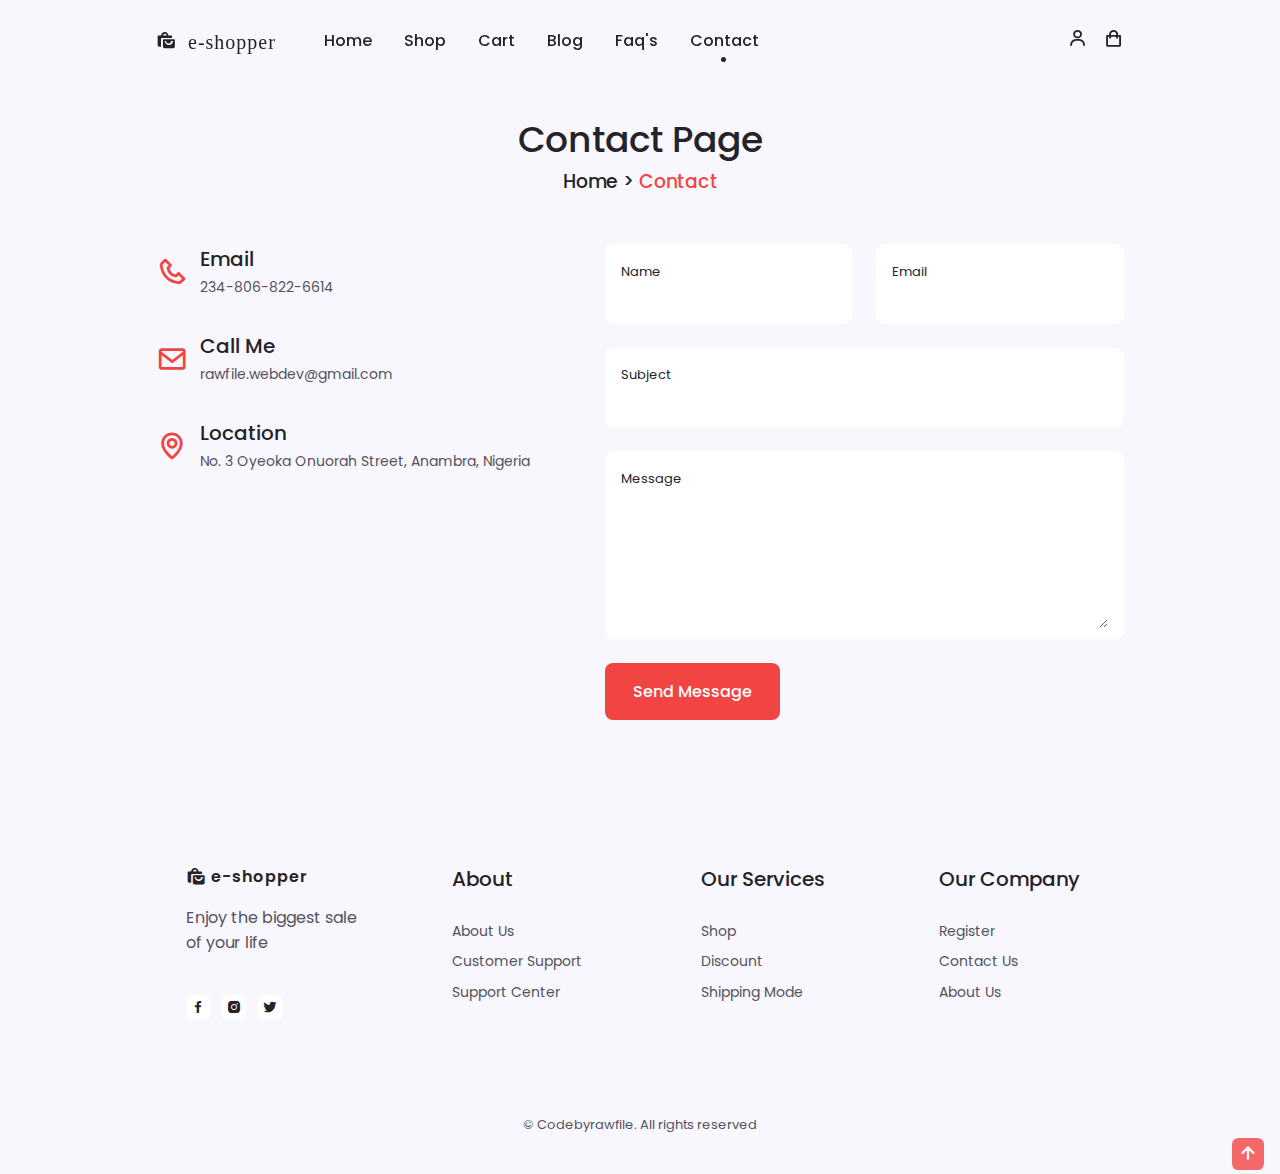
<file: contact.html>
<!DOCTYPE html>
<html lang="en">
<head>
    <meta charset="UTF-8">
    <meta http-equiv="X-UA-Compatible" content="IE=edge">
    <meta name="viewport" content="width=device-width, initial-scale=1.0">

    <!--=============== BOXICONS ===============-->
    <link rel="stylesheet" href="https://cdn.jsdelivr.net/npm/boxicons@latest/css/boxicons.min.css">

    <!--=============== SWIPER CSS ===============-->
    <link rel="stylesheet" href="assets/css/swiper-bundle.min.css">

    <!--=============== CSS ===============-->
    <link rel="stylesheet" href="assets/css/style.css">
    <link rel="stylesheet" href="assets/css/colors/color-1.css">

    <title>Responsive e-commerce website - Crypticalcoder</title>
</head>
<body>
    <!--=============== HEADER ===============-->
    <header class="header" id="header">
        <nav class="nav container">
            <a href="index.html" class="nav__logo">
                <i class="bx bxs-shopping-bags nav__logo-icon"> e-shopper</i>
            </a>
            <div class="nav__menu" id="nav-menu">
                <ul class="nav__list">
                    <li class="nav__item">
                        <a href="index.html" class="nav__link">Home</a>
                    </li>

                    <li class="nav__item">
                        <a href="shop.html" class="nav__link">Shop</a>
                    </li>

                    <li class="nav__item">
                        <a href="cart.html" class="nav__link">Cart</a>
                    </li>

                    <li class="nav__item">
                        <a href="blog.html" class="nav__link">Blog</a>
                    </li>

                    <li class="nav__item">
                        <a href="faq.html" class="nav__link">Faq's</a>
                    </li>

                    <li class="nav__item">
                        <a href="contact.html" class="nav__link active-link">Contact</a>
                    </li>
                </ul>

                <div class="nav__close" id="nav-close">
                    <i class="bx bx-x"></i>
                </div>
            </div>

            <div class="nav__btns">
                <div class="login-icon">
                    <div class="login__toogle" id="login-toggle">
                        <i class="bx bx-user"></i>
                    </div>
                </div>
                
                <div class="cart-icon">
                    <div class="nav__shop" id="cart-shop">
                        <i class="bx bx-shopping-bag"></i>
                    </div>
                </div>
                

                <div class="nav__toggle" id="nav-toggle">
                    <i class="bx bx-grid-alt"></i>
                </div>
            </div>
        </nav>
        
    </header>

    <!--=============== CART ===============-->
    <div class="cart" id="cart">
        <div class="cart-icon">
            <i class="bx bx-x cart__close" id="cart-close"></i>
        </div>
        

        <h2 class="cart__title-center">My Cart</h2>

        <div class="cart__container">
            <article class="cart__card">
                <div class="card__box">
                    <img src="assets/img/cart-1.png" alt="" class="cart__img">
                </div>

                <div class="cart__details">
                    <h3 class="cart__title">Windbreaker</h3>
                    <span class="cart__price">$12</span>

                    <div class="cart__amount">
                        <div class="cart__amount-content">
                            <span class="cart__amount-box">
                                <i class="bx bx-minus"></i>
                            </span>

                            <span class="cart__amount-number">1</span>

                            <span class="cart__amount-box">
                                <i class="bx bx-plus"></i>
                            </span>
                        </div>

                        <i class="bx bx-trash-alt cart__amount-trash"></i>
                    </div>
                </div>
            </article>

            <article class="cart__card">
                <div class="card__box">
                    <img src="assets/img/cart-2.png" alt="" class="cart__img">
                </div>

                <div class="cart__details">
                    <h3 class="cart__title">Cardigan Hood</h3>
                    <span class="cart__price">$16</span>

                    <div class="cart__amount">
                        <div class="cart__amount-content">
                            <span class="cart__amount-box">
                                <i class="bx bx-minus"></i>
                            </span>

                            <span class="cart__amount-number">1</span>

                            <span class="cart__amount-box">
                                <i class="bx bx-plus"></i>
                            </span>
                        </div>

                        <i class="bx bx-trash-alt cart__amount-trash"></i>
                    </div>
                </div>
            </article>

            <article class="cart__card">
                <div class="card__box">
                    <img src="assets/img/cart-3.png" alt="" class="cart__img">
                </div>

                <div class="cart__details">
                    <h3 class="cart__title">Cartoon</h3>
                    <span class="cart__price">$10</span>

                    <div class="cart__amount">
                        <div class="cart__amount-content">
                            <span class="cart__amount-box">
                                <i class="bx bx-minus"></i>
                            </span>

                            <span class="cart__amount-number">1</span>

                            <span class="cart__amount-box">
                                <i class="bx bx-plus"></i>
                            </span>
                        </div>

                        <i class="bx bx-trash-alt cart__amount-trash"></i>
                    </div>
                </div>
            </article>
        </div>

        <div class="cart__prices">
            <span class="cart__prices-item">3 item</span>
            <span class="cart__prices-total">$38</span>
        </div>
    </div>

    <!--=============== LOGIN ===============-->
    <div class="login" id="login">
        <div class="login-icon">
            <i class="bx bx-x login__close" id="login-close"></i>
        </div>
        

        <h2 class="login__title-center">Login</h2>

        <form action="" class="login__form grid">
            <div class="login__content">
                <label for="" class="login__label">Email</label>
                <input type="email" class="login__input">
            </div>

            <div class="login__content">
                <label for="" class="login__label">Password</label>
                <input type="password" class="login__input">
            </div>

            <div>
                <a href="#" class="button">Sign in</a>
            </div>

            <div>
                <p class="signup">Not a member? <a href="registration.html">Sign up now</a></p>
            </div>
        </form>
    </div>

    <!--=============== MAIN ===============-->
    <main class="main">
        <!--=============== CONTACT US ===============-->
        <section class="contact section container">
            <h2 class="breadcrumb__title">Contact Page</h2>
            <h3 class="breadcrumb__subtitle"><a href="index.html" class="breadcrumb__home">Home </a> > <span>Contact</span></h3>

            <div class="contact__container grid">
                <div>
                    <div class="contact__information">
                        <i class="bx bx-phone contact__icon"></i>
                        <div>
                            <h3 class="contact__title">Email</h3>
                            <span class="contact__subtitle">234-806-822-6614</span>
                        </div>
                    </div>

                    <div class="contact__information">
                        <i class="bx bx-envelope contact__icon"></i>
                        <div>
                            <h3 class="contact__title">Call Me</h3>
                            <span class="contact__subtitle">rawfile.webdev@gmail.com</span>
                        </div>
                    </div>

                    <div class="contact__information">
                        <i class="bx bx-map contact__icon"></i>
                        <div>
                            <h3 class="contact__title">Location</h3>
                            <span class="contact__subtitle">No. 3 Oyeoka Onuorah Street, Anambra, Nigeria</span>
                        </div>
                    </div>
                </div>

                <form action="" class="contact__form grid">
                    <div class="contact__inputs grid">
                        <div class="contact__content">
                            <label for="" class="contact__label">Name</label>
                            <input type="text" class="contact__input">
                        </div>
                        <div class="contact__content">
                            <label for="" class="contact__label">Email</label>
                            <input type="email" class="contact__input">
                        </div>
                    </div>

                    <div class="contact__content">
                        <label for="" class="contact__label">Subject</label>
                        <input type="text" class="contact__input">
                    </div>

                    <div class="contact__content">
                        <label for="" class="contact__label">Message</label>
                        <textarea name="" id="" cols="0" rows="7" class="contact__input"></textarea>
                    </div>

                    <div>
                        <a href="#" class="button">Send Message</a>
                    </div>
                </form>
            </div>
        </section>
    </main>

    <!--=============== FOOTER ===============-->
    <footer class="footer section">
        <div class="footer__container container grid">
            <!-- FOOTER CONTENT 1 -->
            <div class="footer_content">
                <a href="#" class="footer__logo">
                    <i class="bx bxs-shopping-bags footer__logo-icon"></i>e-shopper
                </a>
                <p class="footer__description">Enjoy the biggest sale <br> of your life</p>
                <div class="footer__social">
                    <a href="https://web.facebook.com/Rawimagix/" target="_blank" class="footer__social-link"><i class="bx bxl-facebook"></i></a>
                    <a href="https://www.instagram.com/rawfilefotography/" target="_blank" class="footer__social-link"><i class="bx bxl-instagram-alt"></i></a>
                    <a href="https://x.com/KingsleyRawfile?s=09" target="_blank" class="footer__social-link"><i class="bx bxl-twitter"></i></a>
                </div>
            </div>
            <!-- FOOTER CONTENT 2 -->
            <div class="footer_content">
                <h3 class="footer__title">About</h3>

                <ul class="footer__links">
                    <li><a href="about.html" class="footer__link">About Us</a></li>
                    <li><a href="#" class="footer__link">Customer Support</a></li>
                    <li><a href="#" class="footer__link">Support Center</a></li>
                </ul>
            </div>
            <!-- FOOTER CONTENT 3 -->
            <div class="footer_content">
                <h3 class="footer__title">Our Services</h3>

                <ul class="footer__links">
                    <li><a href="shop.html" class="footer__link">Shop</a></li>
                    <li><a href="#" class="footer__link">Discount</a></li>
                    <li><a href="#" class="footer__link">Shipping Mode</a></li>
                </ul>
            </div>
            <!-- FOOTER CONTENT 4 -->
            <div class="footer_content">
                <h3 class="footer__title">Our Company</h3>

                <ul class="footer__links">
                    <li><a href="registration.html" class="footer__link">Register</a></li>
                    <li><a href="contact.html" class="footer__link">Contact Us</a></li>
                    <li><a href="about.html" class="footer__link">About Us</a></li>
                </ul>
            </div>
        </div>

        <span class="footer__copy">&#169; Codebyrawfile. All rights reserved</span>
    </footer>

    <!--=============== SCROLL UP ===============-->
    <a href="#" class="scrollup" id="scroll-up"><i class="bx bx-up-arrow-alt scrollup__icon"></i></a>
    <!--=============== STYLE SWITCHER ===============-->
    
    <!--=============== SWIPER JS ===============-->
    <script src="assets/js/swiper-bundle.min.js"></script>

    <!--=============== JS ===============-->
    <script src="assets/js/main.js"></script>
</body>
</html>
</file>
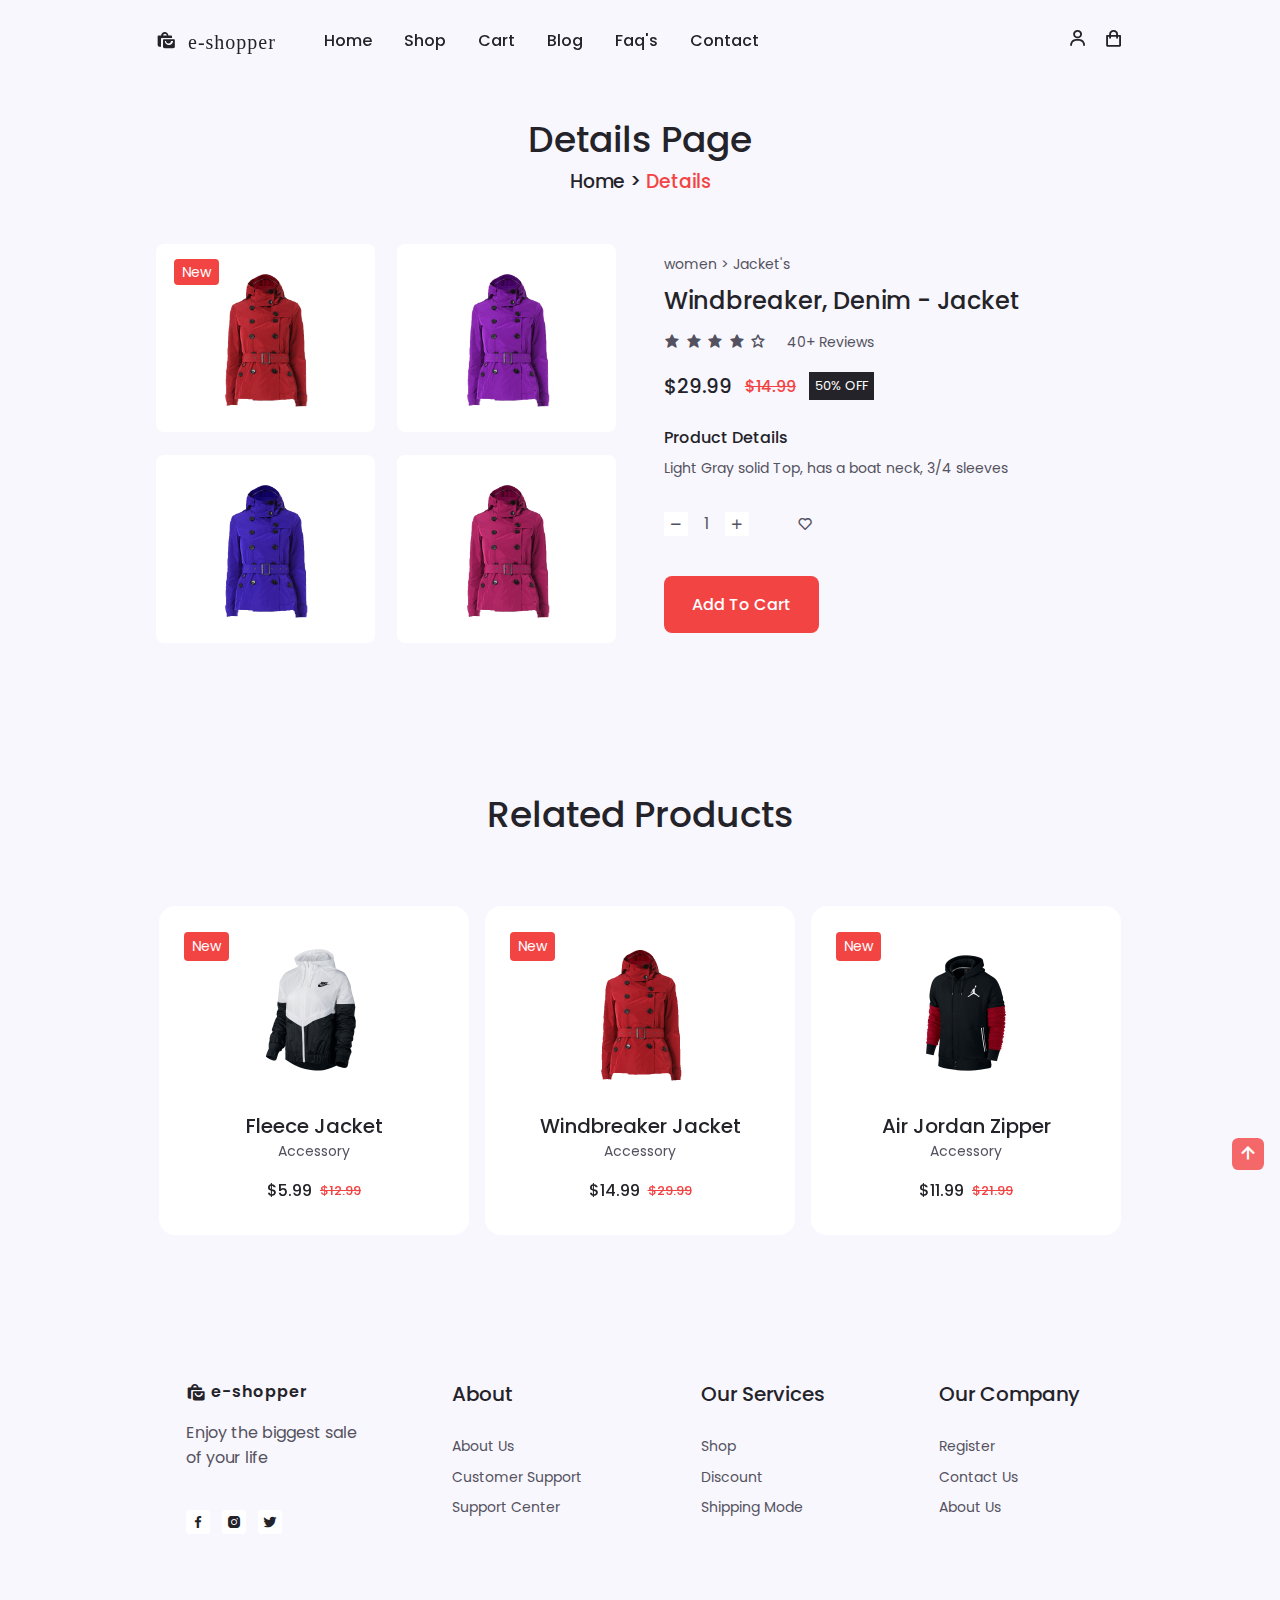
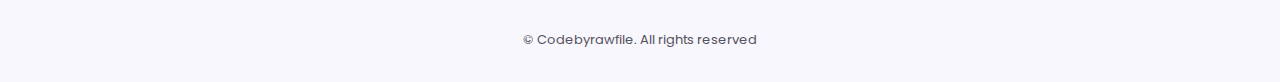
<file: details.html>
<!DOCTYPE html>
<html lang="en">
<head>
    <meta charset="UTF-8">
    <meta http-equiv="X-UA-Compatible" content="IE=edge">
    <meta name="viewport" content="width=device-width, initial-scale=1.0">

    <!--=============== BOXICONS ===============-->
    <link rel="stylesheet" href="https://cdn.jsdelivr.net/npm/boxicons@latest/css/boxicons.min.css">

    <!--=============== SWIPER CSS ===============-->
    <link rel="stylesheet" href="assets/css/swiper-bundle.min.css">

    <!--=============== CSS ===============-->
    <link rel="stylesheet" href="assets/css/style.css">
    <link rel="stylesheet" href="assets/css/colors/color-1.css">

    <title>Responsive e-commerce website - Crypticalcoder</title>
</head>
<body>
    <!--=============== HEADER ===============-->
    <header class="header" id="header">
        <nav class="nav container">
            <a href="index.html" class="nav__logo">
                <i class="bx bxs-shopping-bags nav__logo-icon"> e-shopper</i>
            </a>
            <div class="nav__menu" id="nav-menu">
                <ul class="nav__list">
                    <li class="nav__item">
                        <a href="index.html" class="nav__link">Home</a>
                    </li>

                    <li class="nav__item">
                        <a href="shop.html" class="nav__link">Shop</a>
                    </li>

                    <li class="nav__item">
                        <a href="cart.html" class="nav__link">Cart</a>
                    </li>

                    <li class="nav__item">
                        <a href="blog.html" class="nav__link">Blog</a>
                    </li>

                    <li class="nav__item">
                        <a href="faq.html" class="nav__link">Faq's</a>
                    </li>

                    <li class="nav__item">
                        <a href="contact.html" class="nav__link">Contact</a>
                    </li>
                </ul>

                <div class="nav__close" id="nav-close">
                    <i class="bx bx-x"></i>
                </div>
            </div>

            <div class="nav__btns">
                <div class="login-icon">
                    <div class="login__toogle" id="login-toggle">
                        <i class="bx bx-user"></i>
                    </div>
                </div>
                
                <div class="cart-icon">
                    <div class="nav__shop" id="cart-shop">
                        <i class="bx bx-shopping-bag"></i>
                    </div>
                </div>
                

                <div class="nav__toggle" id="nav-toggle">
                    <i class="bx bx-grid-alt"></i>
                </div>
            </div>
        </nav>
        
    </header>

    <!--=============== CART ===============-->
    <div class="cart" id="cart">
        <div class="cart-icon">
            <i class="bx bx-x cart__close" id="cart-close"></i>
        </div>
        

        <h2 class="cart__title-center">My Cart</h2>

        <div class="cart__container">
            <article class="cart__card">
                <div class="card__box">
                    <img src="assets/img/cart-1.png" alt="" class="cart__img">
                </div>

                <div class="cart__details">
                    <h3 class="cart__title">Windbreaker</h3>
                    <span class="cart__price">$12</span>

                    <div class="cart__amount">
                        <div class="cart__amount-content">
                            <span class="cart__amount-box">
                                <i class="bx bx-minus"></i>
                            </span>

                            <span class="cart__amount-number">1</span>

                            <span class="cart__amount-box">
                                <i class="bx bx-plus"></i>
                            </span>
                        </div>

                        <i class="bx bx-trash-alt cart__amount-trash"></i>
                    </div>
                </div>
            </article>

            <article class="cart__card">
                <div class="card__box">
                    <img src="assets/img/cart-2.png" alt="" class="cart__img">
                </div>

                <div class="cart__details">
                    <h3 class="cart__title">Cardigan Hood</h3>
                    <span class="cart__price">$16</span>

                    <div class="cart__amount">
                        <div class="cart__amount-content">
                            <span class="cart__amount-box">
                                <i class="bx bx-minus"></i>
                            </span>

                            <span class="cart__amount-number">1</span>

                            <span class="cart__amount-box">
                                <i class="bx bx-plus"></i>
                            </span>
                        </div>

                        <i class="bx bx-trash-alt cart__amount-trash"></i>
                    </div>
                </div>
            </article>

            <article class="cart__card">
                <div class="card__box">
                    <img src="assets/img/cart-3.png" alt="" class="cart__img">
                </div>

                <div class="cart__details">
                    <h3 class="cart__title">Cartoon</h3>
                    <span class="cart__price">$10</span>

                    <div class="cart__amount">
                        <div class="cart__amount-content">
                            <span class="cart__amount-box">
                                <i class="bx bx-minus"></i>
                            </span>

                            <span class="cart__amount-number">1</span>

                            <span class="cart__amount-box">
                                <i class="bx bx-plus"></i>
                            </span>
                        </div>

                        <i class="bx bx-trash-alt cart__amount-trash"></i>
                    </div>
                </div>
            </article>
        </div>

        <div class="cart__prices">
            <span class="cart__prices-item">3 item</span>
            <span class="cart__prices-total">$38</span>
        </div>
    </div>

    <!--=============== LOGIN ===============-->
    <div class="login" id="login">
        <div class="login-icon">
            <i class="bx bx-x login__close" id="login-close"></i>
        </div>
        

        <h2 class="login__title-center">Login</h2>

        <form action="" class="login__form grid">
            <div class="login__content">
                <label for="" class="login__label">Email</label>
                <input type="email" class="login__input">
            </div>

            <div class="login__content">
                <label for="" class="login__label">Password</label>
                <input type="password" class="login__input">
            </div>

            <div>
                <a href="#" class="button">Sign in</a>
            </div>

            <div>
                <p class="signup">Not a member? <a href="registration.html">Sign up now</a></p>
            </div>
        </form>
    </div>

    <!--=============== MAIN ===============-->
    <main class="main">
        <!--=============== DETAILS ===============-->
        <section class="details section container">
            <h2 class="breadcrumb__title">Details Page</h2>
            <h3 class="breadcrumb__subtitle"><a href="index.html" class="breadcrumb__home">Home </a> > <span>Details</span></h3>

            <div class="details__container grid">
                <div class="product__images grid">
                    <div class="product__img">
                        <div class="details__img-tag">New</div>
                        <img src="assets/img/details-1.png" alt="">
                    </div>
                    <div class="product__img">
                        <img src="assets/img/details-2.png" alt="">
                    </div>
                    <div class="product__img">
                        <img src="assets/img/details-3.png" alt="">
                    </div>
                    <div class="product__img">
                        <img src="assets/img/details-4.png" alt="">
                    </div>
                </div>

                <div class="product__info">
                    <p class="details__subtitle">women > Jacket's</p>
                    <h3 class="details__title">Windbreaker, Denim - Jacket</h3>

                    <div class="rating">
                        <div class="stars">
                            <i class="bx bxs-star"></i>
                            <i class="bx bxs-star"></i>
                            <i class="bx bxs-star"></i>
                            <i class="bx bxs-star"></i>
                            <i class="bx bx-star"></i>
                        </div>
                        <span class="reviews__count">40+ Reviews</span>
                    </div>

                    <div class="details__prices">
                        <span class="details__price">$29.99</span>
                        <span class="details__discount">$14.99</span>
                        <span class="discount__percentage">50% OFF</span>
                    </div>

                    <div class="details__description">
                        <h3 class="description__title">Product Details</h3>
                        <div class="description__details">
                            <p>Light Gray solid Top, has a boat neck, 3/4 sleeves</p>
                        </div>
                    </div>

                    <div class="cart__amount">
                        <div class="cart__amount-content">
                            <span class="cart__amount-box">
                                <i class="bx bx-minus"></i>
                            </span>

                            <span class="cart__amount-number">1</span>

                            <span class="cart__amount-box">
                                <i class="bx bx-plus"></i>
                            </span>
                        </div>

                        <i class="bx bx-heart cart__amount-heart"></i>
                    </div>

                    <a href="#" class="button">Add To Cart</a>
                </div>
            </div>
        </section>

        <!--=============== RELATED PRODUCTS ===============-->
        <section class="related__products section">
            <h2 class="section__title">Related Products</h2>

            <div class="new__container container">
                <div class="swiper new-swiper">
                    <div class="swiper-wrapper">
                        <!-- NEW CONTENT 1 -->
                        <div class="new__content swiper-slide">
                            <div class="new__tag">New</div>
                            <img src="assets/img/new-1.png" alt="" class="new__img">
                            <h3 class="new__title">Windbreaker Jacket</h3>
                            <span class="new__subtitle">Accessory</span>

                            <div class="new__prices">
                                <span class="new__price">$14.99</span>
                                <span class="new__discount">$29.99</span>
                            </div>

                            <a href="details.html" class="button new__button">
                                <i class="bx bx-cart-alt new__icon"></i>
                            </a>
                        </div>
                        <!-- NEW CONTENT 2 -->
                        <div class="new__content swiper-slide">
                            <div class="new__tag">New</div>
                            <img src="assets/img/new-2.png" alt="" class="new__img">
                            <h3 class="new__title">Air Jordan Zipper</h3>
                            <span class="new__subtitle">Accessory</span>

                            <div class="new__prices">
                                <span class="new__price">$11.99</span>
                                <span class="new__discount">$21.99</span>
                            </div>

                            <a href="details.html" class="button new__button">
                                <i class="bx bx-cart-alt new__icon"></i>
                            </a>
                        </div>
                        <!-- NEW CONTENT 3 -->
                        <div class="new__content swiper-slide">
                            <div class="new__tag">New</div>
                            <img src="assets/img/new-3.png" alt="" class="new__img">
                            <h3 class="new__title">FurJacket</h3>
                            <span class="new__subtitle">Accessory</span>

                            <div class="new__prices">
                                <span class="new__price">$4.99</span>
                                <span class="new__discount">$9.99</span>
                            </div>

                            <a href="details.html" class="button new__button">
                                <i class="bx bx-cart-alt new__icon"></i>
                            </a>
                        </div>
                        <!-- NEW CONTENT 4 -->
                        <div class="new__content swiper-slide">
                            <div class="new__tag">New</div>
                            <img src="assets/img/new-4.png" alt="" class="new__img">
                            <h3 class="new__title">Fleece Jacket</h3>
                            <span class="new__subtitle">Accessory</span>

                            <div class="new__prices">
                                <span class="new__price">$24.99</span>
                                <span class="new__discount">$44.99</span>
                            </div>

                            <a href="details.html" class="button new__button">
                                <i class="bx bx-cart-alt new__icon"></i>
                            </a>
                        </div>
                        <!-- NEW CONTENT 5 -->
                        <div class="new__content swiper-slide">
                            <div class="new__tag">New</div>
                            <img src="assets/img/new-5.png" alt="" class="new__img">
                            <h3 class="new__title">Nike Hoodie</h3>
                            <span class="new__subtitle">Accessory</span>

                            <div class="new__prices">
                                <span class="new__price">$7.99</span>
                                <span class="new__discount">$14.99</span>
                            </div>

                            <a href="details.html" class="button new__button">
                                <i class="bx bx-cart-alt new__icon"></i>
                            </a>
                        </div>
                        <!-- NEW CONTENT 6 -->
                        <div class="new__content swiper-slide">
                            <div class="new__tag">New</div>
                            <img src="assets/img/new-6.png" alt="" class="new__img">
                            <h3 class="new__title">Fleece Jacket</h3>
                            <span class="new__subtitle">Accessory</span>

                            <div class="new__prices">
                                <span class="new__price">$5.99</span>
                                <span class="new__discount">$12.99</span>
                            </div>

                            <a href="details.html" class="button new__button">
                                <i class="bx bx-cart-alt new__icon"></i>
                            </a>
                        </div>
                    </div>
                </div>
            </div>
        </section>
    </main>

    <!--=============== FOOTER ===============-->
    <footer class="footer section">
        <div class="footer__container container grid">
            <!-- FOOTER CONTENT 1 -->
            <div class="footer_content">
                <a href="#" class="footer__logo">
                    <i class="bx bxs-shopping-bags footer__logo-icon"></i>e-shopper
                </a>
                <p class="footer__description">Enjoy the biggest sale <br> of your life</p>
                <div class="footer__social">
                    <a href="https://web.facebook.com/Rawimagix/" target="_blank" class="footer__social-link"><i class="bx bxl-facebook"></i></a>
                    <a href="https://www.instagram.com/rawfilefotography/" target="_blank" class="footer__social-link"><i class="bx bxl-instagram-alt"></i></a>
                    <a href="https://x.com/KingsleyRawfile?s=09" target="_blank" class="footer__social-link"><i class="bx bxl-twitter"></i></a>
                </div>
            </div>
            <!-- FOOTER CONTENT 2 -->
            <div class="footer_content">
                <h3 class="footer__title">About</h3>

                <ul class="footer__links">
                    <li><a href="about.html" class="footer__link">About Us</a></li>
                    <li><a href="#" class="footer__link">Customer Support</a></li>
                    <li><a href="#" class="footer__link">Support Center</a></li>
                </ul>
            </div>
            <!-- FOOTER CONTENT 3 -->
            <div class="footer_content">
                <h3 class="footer__title">Our Services</h3>

                <ul class="footer__links">
                    <li><a href="shop.html" class="footer__link">Shop</a></li>
                    <li><a href="#" class="footer__link">Discount</a></li>
                    <li><a href="#" class="footer__link">Shipping Mode</a></li>
                </ul>
            </div>
            <!-- FOOTER CONTENT 4 -->
            <div class="footer_content">
                <h3 class="footer__title">Our Company</h3>

                <ul class="footer__links">
                    <li><a href="registration.html" class="footer__link">Register</a></li>
                    <li><a href="contact.html" class="footer__link">Contact Us</a></li>
                    <li><a href="about.html" class="footer__link">About Us</a></li>
                </ul>
            </div>
        </div>

        <span class="footer__copy">&#169; Codebyrawfile. All rights reserved</span>
    </footer>

    <!--=============== LIGHTBOX ===============-->
    <div class="lightbox">
        <div class="lightbox__content">
            <div class="lightbox__close">&times;</div>
            <img src="assets/img/details-2.png" alt="" class="lightbox__img">
            <div class="lightbox__caption">
                <div class="caption__text">e-shopper</div>
                <div class="caption__counter"></div>
            </div>
        </div>

        <div class="lightbox__controls">
            <div class="prev__item" onclick="prevItem()"><i class="bx bx-chevron-left"></i></div>
            <div class="next__item" onclick="nextItem()"><i class="bx bx-chevron-right"></i></div>
        </div>
    </div>
    <!--=============== SCROLL UP ===============-->
    <a href="#" class="scrollup" id="scroll-up"><i class="bx bx-up-arrow-alt scrollup__icon"></i></a>
    <!--=============== STYLE SWITCHER ===============-->

    <!--=============== LIGHTBOX ===============-->
    <script>
        const productItems = document.querySelectorAll('.product__img'),
            totalProductItems = productItems.length,
            lightbox = document.querySelector('.lightbox'),
            lightboxImg = lightbox.querySelector('.lightbox__img'),
            lightboxClose = lightbox.querySelector('.lightbox__close'),
            lightboxCounter =lightbox.querySelector('.caption__counter');
        let itemIndex = 0;

        for(let i = 0; i < totalProductItems; i++) {
            productItems[i].addEventListener('click', function() {
                itemIndex = i;
                changeItem();
                toggleLightbox();
            })
        }

        function nextItem() {
            if(itemIndex == totalProductItems - 1) {
                itemIndex = 0;
            }
            else {
                itemIndex++;
            }

            changeItem();
        }

        function prevItem() {
            if(itemIndex == 0) {
                itemIndex = totalProductItems - 1;
            }
            else {
                itemIndex--;
            }

            changeItem();
        }

        function toggleLightbox() {
            lightbox.classList.toggle('open')
        }
        
        function changeItem() {
            imgSrc = productItems[itemIndex].querySelector('.product__img img').getAttribute('src');
            lightboxImg.src = imgSrc;
            lightboxCounter.innerHTML = (itemIndex + 1) + " of " + totalProductItems;
        }

        //close lightbox
        lightbox.addEventListener('click', function() {
            if(event.target === lightboxClose || event.target === lightbox) {
                toggleLightbox()
            }
        })
    </script>
    
    <!--=============== SWIPER JS ===============-->
    <script src="assets/js/swiper-bundle.min.js"></script>

    <!--=============== JS ===============-->
    <script src="assets/js/main.js"></script>
</body>
</html>
</file>
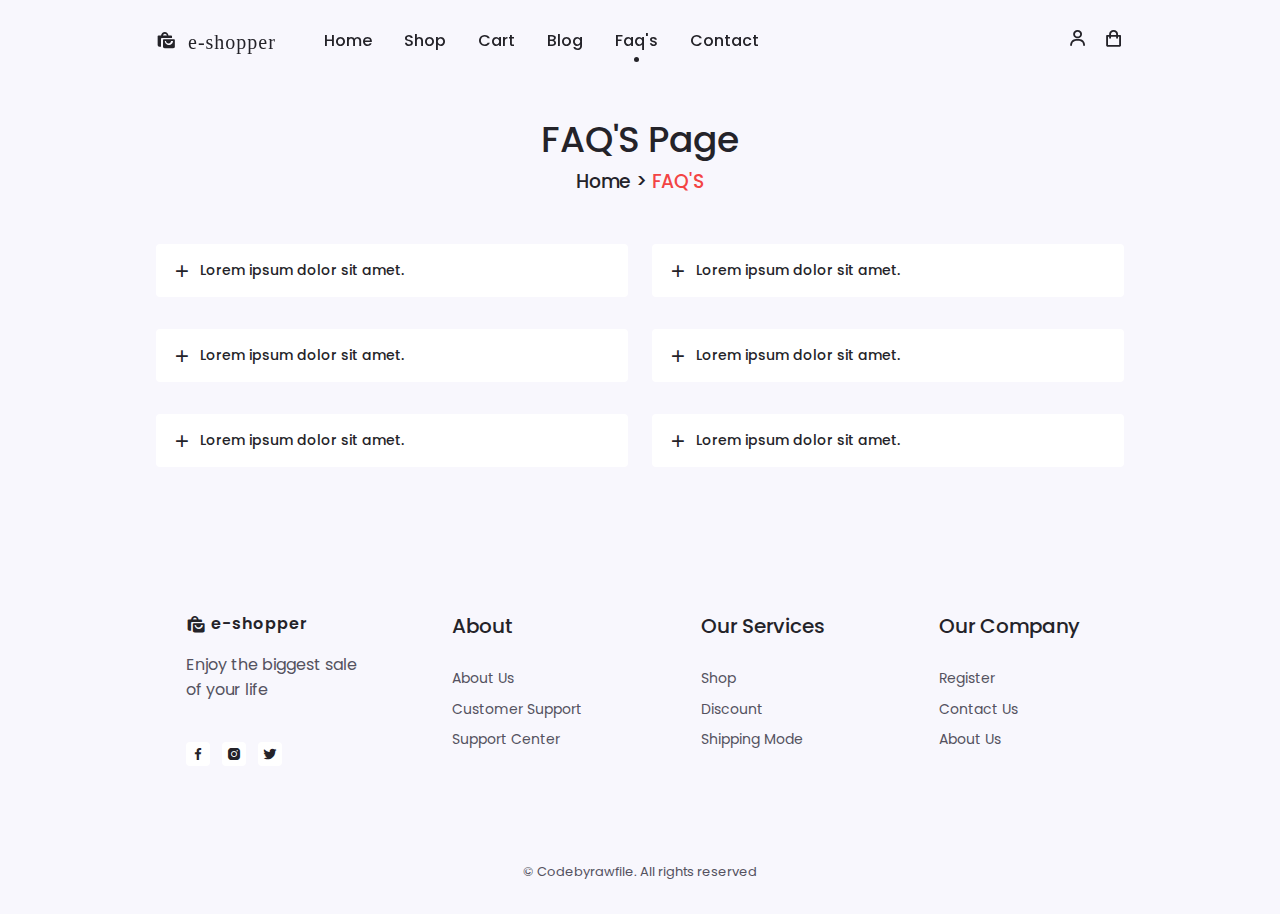
<file: faq.html>
<!DOCTYPE html>
<html lang="en">
<head>
    <meta charset="UTF-8">
    <meta http-equiv="X-UA-Compatible" content="IE=edge">
    <meta name="viewport" content="width=device-width, initial-scale=1.0">

    <!--=============== BOXICONS ===============-->
    <link rel="stylesheet" href="https://cdn.jsdelivr.net/npm/boxicons@latest/css/boxicons.min.css">

    <!--=============== SWIPER CSS ===============-->
    <link rel="stylesheet" href="assets/css/swiper-bundle.min.css">

    <!--=============== CSS ===============-->
    <link rel="stylesheet" href="assets/css/style.css">
    <link rel="stylesheet" href="assets/css/colors/color-1.css">

    <title>Responsive e-commerce website - Crypticalcoder</title>
</head>
<body>
    <!--=============== HEADER ===============-->
    <header class="header" id="header">
        <nav class="nav container">
            <a href="index.html" class="nav__logo">
                <i class="bx bxs-shopping-bags nav__logo-icon"> e-shopper</i>
            </a>
            <div class="nav__menu" id="nav-menu">
                <ul class="nav__list">
                    <li class="nav__item">
                        <a href="index.html" class="nav__link">Home</a>
                    </li>

                    <li class="nav__item">
                        <a href="shop.html" class="nav__link">Shop</a>
                    </li>

                    <li class="nav__item">
                        <a href="cart.html" class="nav__link">Cart</a>
                    </li>

                    <li class="nav__item">
                        <a href="blog.html" class="nav__link">Blog</a>
                    </li>

                    <li class="nav__item">
                        <a href="faq.html" class="nav__link active-link">Faq's</a>
                    </li>

                    <li class="nav__item">
                        <a href="contact.html" class="nav__link">Contact</a>
                    </li>
                </ul>

                <div class="nav__close" id="nav-close">
                    <i class="bx bx-x"></i>
                </div>
            </div>

            <div class="nav__btns">
                <div class="login-icon">
                    <div class="login__toogle" id="login-toggle">
                        <i class="bx bx-user"></i>
                    </div>
                </div>
                
                <div class="cart-icon">
                    <div class="nav__shop" id="cart-shop">
                        <i class="bx bx-shopping-bag"></i>
                    </div>
                </div>
                

                <div class="nav__toggle" id="nav-toggle">
                    <i class="bx bx-grid-alt"></i>
                </div>
            </div>
        </nav>
        
    </header>

    <!--=============== CART ===============-->
    <div class="cart" id="cart">
        <div class="cart-icon">
            <i class="bx bx-x cart__close" id="cart-close"></i>
        </div>
        

        <h2 class="cart__title-center">My Cart</h2>

        <div class="cart__container">
            <article class="cart__card">
                <div class="card__box">
                    <img src="assets/img/cart-1.png" alt="" class="cart__img">
                </div>

                <div class="cart__details">
                    <h3 class="cart__title">Windbreaker</h3>
                    <span class="cart__price">$12</span>

                    <div class="cart__amount">
                        <div class="cart__amount-content">
                            <span class="cart__amount-box">
                                <i class="bx bx-minus"></i>
                            </span>

                            <span class="cart__amount-number">1</span>

                            <span class="cart__amount-box">
                                <i class="bx bx-plus"></i>
                            </span>
                        </div>

                        <i class="bx bx-trash-alt cart__amount-trash"></i>
                    </div>
                </div>
            </article>

            <article class="cart__card">
                <div class="card__box">
                    <img src="assets/img/cart-2.png" alt="" class="cart__img">
                </div>

                <div class="cart__details">
                    <h3 class="cart__title">Cardigan Hood</h3>
                    <span class="cart__price">$16</span>

                    <div class="cart__amount">
                        <div class="cart__amount-content">
                            <span class="cart__amount-box">
                                <i class="bx bx-minus"></i>
                            </span>

                            <span class="cart__amount-number">1</span>

                            <span class="cart__amount-box">
                                <i class="bx bx-plus"></i>
                            </span>
                        </div>

                        <i class="bx bx-trash-alt cart__amount-trash"></i>
                    </div>
                </div>
            </article>

            <article class="cart__card">
                <div class="card__box">
                    <img src="assets/img/cart-3.png" alt="" class="cart__img">
                </div>

                <div class="cart__details">
                    <h3 class="cart__title">Cartoon</h3>
                    <span class="cart__price">$10</span>

                    <div class="cart__amount">
                        <div class="cart__amount-content">
                            <span class="cart__amount-box">
                                <i class="bx bx-minus"></i>
                            </span>

                            <span class="cart__amount-number">1</span>

                            <span class="cart__amount-box">
                                <i class="bx bx-plus"></i>
                            </span>
                        </div>

                        <i class="bx bx-trash-alt cart__amount-trash"></i>
                    </div>
                </div>
            </article>
        </div>

        <div class="cart__prices">
            <span class="cart__prices-item">3 item</span>
            <span class="cart__prices-total">$38</span>
        </div>
    </div>

    <!--=============== LOGIN ===============-->
    <div class="login" id="login">
        <div class="login-icon">
            <i class="bx bx-x login__close" id="login-close"></i>
        </div>
        

        <h2 class="login__title-center">Login</h2>

        <form action="" class="login__form grid">
            <div class="login__content">
                <label for="" class="login__label">Email</label>
                <input type="email" class="login__input">
            </div>

            <div class="login__content">
                <label for="" class="login__label">Password</label>
                <input type="password" class="login__input">
            </div>

            <div>
                <a href="#" class="button">Sign in</a>
            </div>

            <div>
                <p class="signup">Not a member? <a href="registration.html">Sign up now</a></p>
            </div>
        </form>
    </div>

    <!--=============== MAIN ===============-->
    <main class="main">
        <!--=============== FAQ'S ===============-->
        <section class="questions section container">
            <h2 class="breadcrumb__title">FAQ'S Page</h2>
            <h3 class="breadcrumb__subtitle"><a href="index.html" class="breadcrumb__home">Home </a> > <span>FAQ'S</span></h3>

            <div class="questions__container grid">
                <div class="questions__group">
                    <!-- FIRST QUESTION -->
                    <div class="questions__item">
                        <header class="questions__header">
                            <i class="bx bx-plus questions__icon"></i>
                            <h3 class="questions__item-title">Lorem ipsum dolor sit amet.</h3>
                        </header>

                        <div class="questions__content">
                            <p class="questions__description">
                                Lorem ipsum dolor sit amet consectetur adipisicing elit. Atque voluptatem eaque qui sequi voluptatibus amet, autem perferendis? Error!
                            </p>
                        </div>
                    </div>

                    <!-- SECOND QUESTION -->
                    <div class="questions__item">
                        <header class="questions__header">
                            <i class="bx bx-plus questions__icon"></i>
                            <h3 class="questions__item-title">Lorem ipsum dolor sit amet.</h3>
                        </header>

                        <div class="questions__content">
                            <p class="questions__description">
                                Lorem ipsum dolor sit amet consectetur adipisicing elit. Atque voluptatem eaque qui sequi voluptatibus amet, autem perferendis? Error!
                            </p>
                        </div>
                    </div>

                    <!-- THIRD QUESTION -->
                    <div class="questions__item">
                        <header class="questions__header">
                            <i class="bx bx-plus questions__icon"></i>
                            <h3 class="questions__item-title">Lorem ipsum dolor sit amet.</h3>
                        </header>

                        <div class="questions__content">
                            <p class="questions__description">
                                Lorem ipsum dolor sit amet consectetur adipisicing elit. Atque voluptatem eaque qui sequi voluptatibus amet, autem perferendis? Error!
                            </p>
                        </div>
                    </div>
                </div>

                <div class="questions__group">
                    <!-- FIRST QUESTION -->
                    <div class="questions__item">
                        <header class="questions__header">
                            <i class="bx bx-plus questions__icon"></i>
                            <h3 class="questions__item-title">Lorem ipsum dolor sit amet.</h3>
                        </header>

                        <div class="questions__content">
                            <p class="questions__description">
                                Lorem ipsum dolor sit amet consectetur adipisicing elit. Atque voluptatem eaque qui sequi voluptatibus amet, autem perferendis? Error!
                            </p>
                        </div>
                    </div>

                    <!-- SECOND QUESTION -->
                    <div class="questions__item">
                        <header class="questions__header">
                            <i class="bx bx-plus questions__icon"></i>
                            <h3 class="questions__item-title">Lorem ipsum dolor sit amet.</h3>
                        </header>

                        <div class="questions__content">
                            <p class="questions__description">
                                Lorem ipsum dolor sit amet consectetur adipisicing elit. Atque voluptatem eaque qui sequi voluptatibus amet, autem perferendis? Error!
                            </p>
                        </div>
                    </div>

                    <!-- THIRD QUESTION -->
                    <div class="questions__item">
                        <header class="questions__header">
                            <i class="bx bx-plus questions__icon"></i>
                            <h3 class="questions__item-title">Lorem ipsum dolor sit amet.</h3>
                        </header>

                        <div class="questions__content">
                            <p class="questions__description">
                                Lorem ipsum dolor sit amet consectetur adipisicing elit. Atque voluptatem eaque qui sequi voluptatibus amet, autem perferendis? Error!
                            </p>
                        </div>
                    </div>
                </div>
            </div>
        </section>
    </main>

    <!--=============== FOOTER ===============-->
    <footer class="footer section">
        <div class="footer__container container grid">
            <!-- FOOTER CONTENT 1 -->
            <div class="footer_content">
                <a href="#" class="footer__logo">
                    <i class="bx bxs-shopping-bags footer__logo-icon"></i>e-shopper
                </a>
                <p class="footer__description">Enjoy the biggest sale <br> of your life</p>
                <div class="footer__social">
                    <a href="https://web.facebook.com/Rawimagix/" target="_blank" class="footer__social-link"><i class="bx bxl-facebook"></i></a>
                    <a href="https://www.instagram.com/rawfilefotography/" target="_blank" class="footer__social-link"><i class="bx bxl-instagram-alt"></i></a>
                    <a href="https://x.com/KingsleyRawfile?s=09" target="_blank" class="footer__social-link"><i class="bx bxl-twitter"></i></a>
                </div>
            </div>
            <!-- FOOTER CONTENT 2 -->
            <div class="footer_content">
                <h3 class="footer__title">About</h3>

                <ul class="footer__links">
                    <li><a href="about.html" class="footer__link">About Us</a></li>
                    <li><a href="#" class="footer__link">Customer Support</a></li>
                    <li><a href="#" class="footer__link">Support Center</a></li>
                </ul>
            </div>
            <!-- FOOTER CONTENT 3 -->
            <div class="footer_content">
                <h3 class="footer__title">Our Services</h3>

                <ul class="footer__links">
                    <li><a href="shop.html" class="footer__link">Shop</a></li>
                    <li><a href="#" class="footer__link">Discount</a></li>
                    <li><a href="#" class="footer__link">Shipping Mode</a></li>
                </ul>
            </div>
            <!-- FOOTER CONTENT 4 -->
            <div class="footer_content">
                <h3 class="footer__title">Our Company</h3>

                <ul class="footer__links">
                    <li><a href="registration.html" class="footer__link">Register</a></li>
                    <li><a href="contact.html" class="footer__link">Contact Us</a></li>
                    <li><a href="about.html" class="footer__link">About Us</a></li>
                </ul>
            </div>
        </div>

        <span class="footer__copy">&#169; Codebyrawfile. All rights reserved</span>
    </footer>

    <!--=============== SCROLL UP ===============-->
    <a href="#" class="scrollup" id="scroll-up"><i class="bx bx-up-arrow-alt scrollup__icon"></i></a>
    <!--=============== STYLE SWITCHER ===============-->
    
    <!--=============== SWIPER JS ===============-->
    <script src="assets/js/swiper-bundle.min.js"></script>

    <!--=============== JS ===============-->
    <script src="assets/js/main.js"></script>
</body>
</html>
</file>
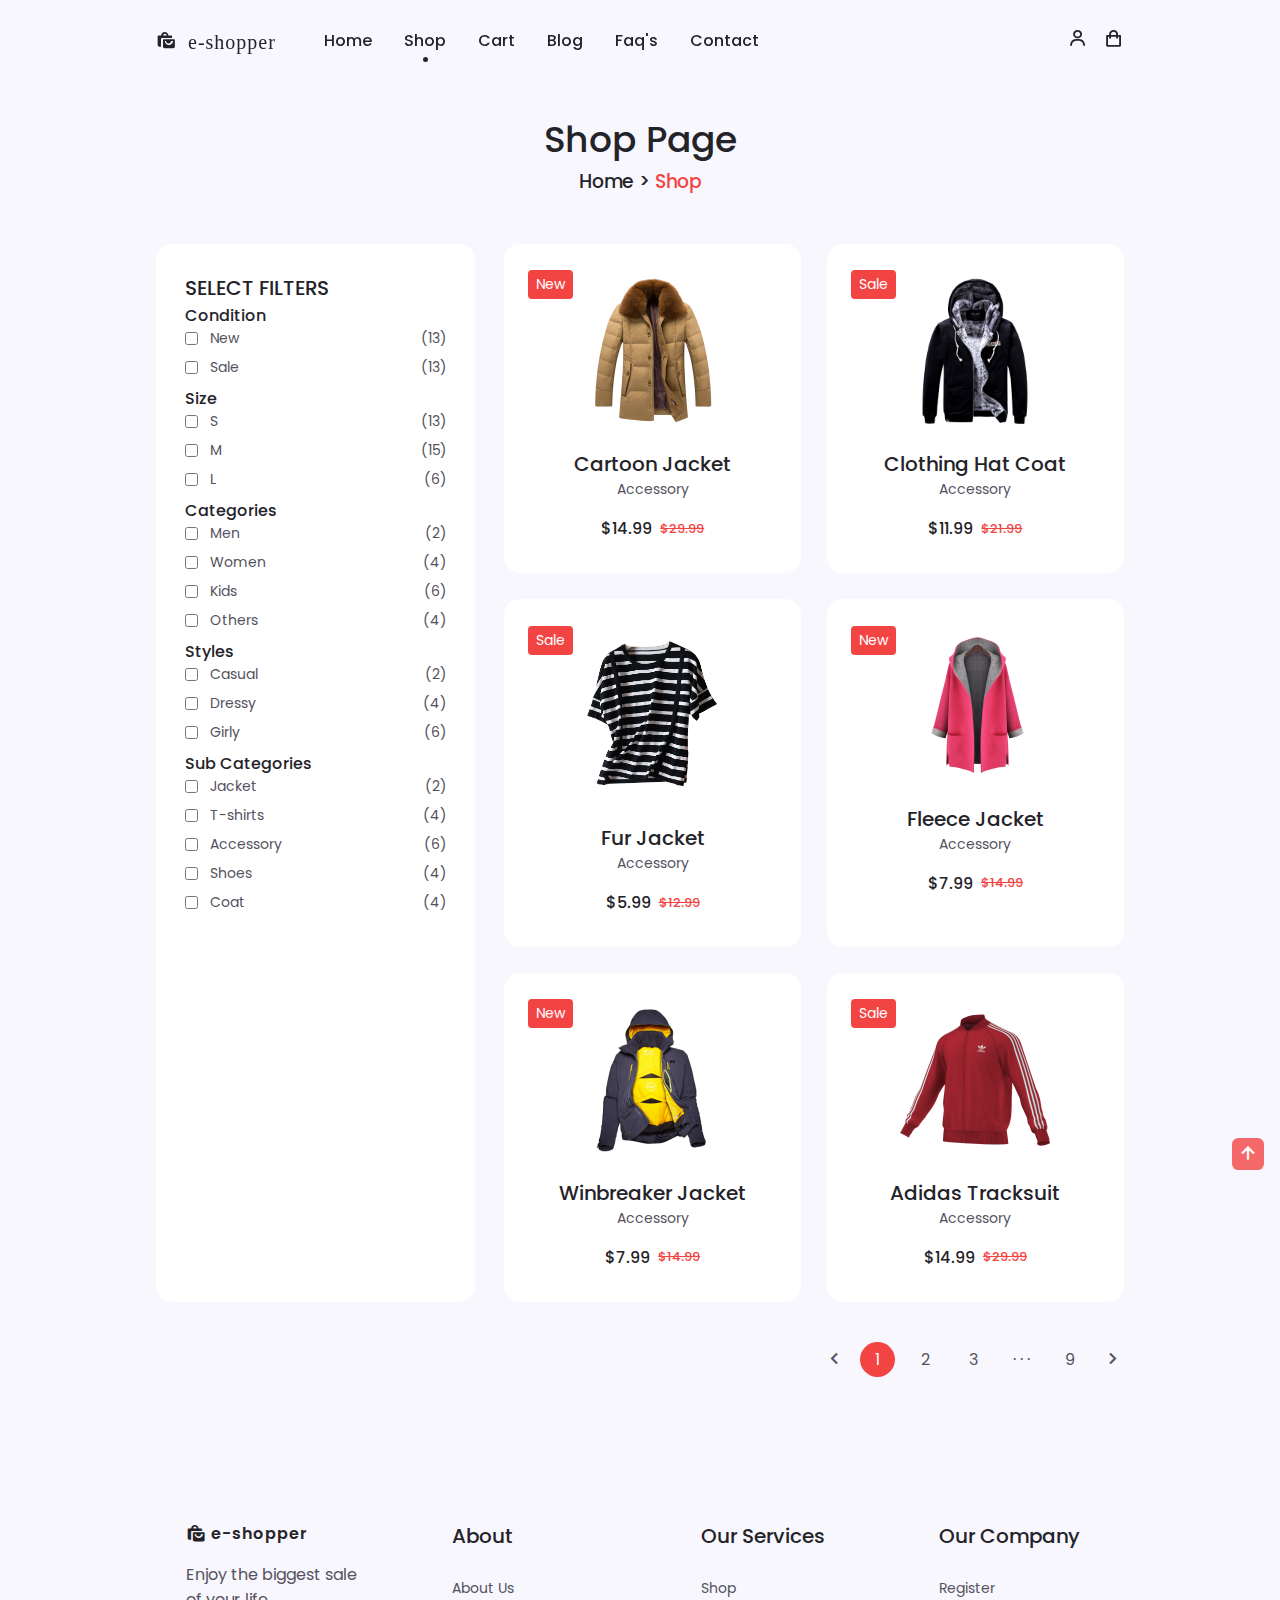
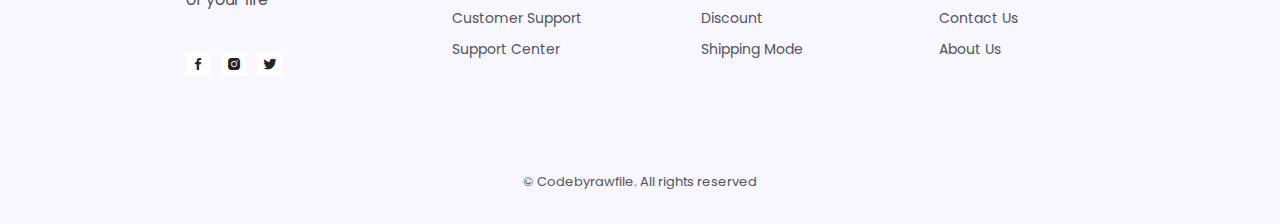
<file: shop.html>
<!DOCTYPE html>
<html lang="en">
<head>
    <meta charset="UTF-8">
    <meta http-equiv="X-UA-Compatible" content="IE=edge">
    <meta name="viewport" content="width=device-width, initial-scale=1.0">

    <!--=============== BOXICONS ===============-->
    <link rel="stylesheet" href="https://cdn.jsdelivr.net/npm/boxicons@latest/css/boxicons.min.css">

    <!--=============== SWIPER CSS ===============-->
    <link rel="stylesheet" href="assets/css/swiper-bundle.min.css">

    <!--=============== CSS ===============-->
    <link rel="stylesheet" href="assets/css/style.css">
    <link rel="stylesheet" href="assets/css/colors/color-1.css">

    <title>Responsive e-commerce website - Crypticalcoder</title>
</head>
<body>
    <!--=============== HEADER ===============-->
    <header class="header" id="header">
        <nav class="nav container">
            <a href="index.html" class="nav__logo">
                <i class="bx bxs-shopping-bags nav__logo-icon"> e-shopper</i>
            </a>
            <div class="nav__menu" id="nav-menu">
                <ul class="nav__list">
                    <li class="nav__item">
                        <a href="index.html" class="nav__link">Home</a>
                    </li>

                    <li class="nav__item">
                        <a href="shop.html" class="nav__link active-link">Shop</a>
                    </li>

                    <li class="nav__item">
                        <a href="cart.html" class="nav__link">Cart</a>
                    </li>

                    <li class="nav__item">
                        <a href="blog.html" class="nav__link">Blog</a>
                    </li>

                    <li class="nav__item">
                        <a href="faq.html" class="nav__link">Faq's</a>
                    </li>

                    <li class="nav__item">
                        <a href="contact.html" class="nav__link">Contact</a>
                    </li>
                </ul>

                <div class="nav__close" id="nav-close">
                    <i class="bx bx-x"></i>
                </div>
            </div>

            <div class="nav__btns">
                <div class="login-icon">
                    <div class="login__toogle" id="login-toggle">
                        <i class="bx bx-user"></i>
                    </div>
                </div>
                
                <div class="cart-icon">
                    <div class="nav__shop" id="cart-shop">
                        <i class="bx bx-shopping-bag"></i>
                    </div>
                </div>
                

                <div class="nav__toggle" id="nav-toggle">
                    <i class="bx bx-grid-alt"></i>
                </div>
            </div>
        </nav>
        
    </header>

    <!--=============== CART ===============-->
    <div class="cart" id="cart">
        <div class="cart-icon">
            <i class="bx bx-x cart__close" id="cart-close"></i>
        </div>
        

        <h2 class="cart__title-center">My Cart</h2>

        <div class="cart__container">
            <article class="cart__card">
                <div class="card__box">
                    <img src="assets/img/cart-1.png" alt="" class="cart__img">
                </div>

                <div class="cart__details">
                    <h3 class="cart__title">Windbreaker</h3>
                    <span class="cart__price">$12</span>

                    <div class="cart__amount">
                        <div class="cart__amount-content">
                            <span class="cart__amount-box">
                                <i class="bx bx-minus"></i>
                            </span>

                            <span class="cart__amount-number">1</span>

                            <span class="cart__amount-box">
                                <i class="bx bx-plus"></i>
                            </span>
                        </div>

                        <i class="bx bx-trash-alt cart__amount-trash"></i>
                    </div>
                </div>
            </article>

            <article class="cart__card">
                <div class="card__box">
                    <img src="assets/img/cart-2.png" alt="" class="cart__img">
                </div>

                <div class="cart__details">
                    <h3 class="cart__title">Cardigan Hood</h3>
                    <span class="cart__price">$16</span>

                    <div class="cart__amount">
                        <div class="cart__amount-content">
                            <span class="cart__amount-box">
                                <i class="bx bx-minus"></i>
                            </span>

                            <span class="cart__amount-number">1</span>

                            <span class="cart__amount-box">
                                <i class="bx bx-plus"></i>
                            </span>
                        </div>

                        <i class="bx bx-trash-alt cart__amount-trash"></i>
                    </div>
                </div>
            </article>

            <article class="cart__card">
                <div class="card__box">
                    <img src="assets/img/cart-3.png" alt="" class="cart__img">
                </div>

                <div class="cart__details">
                    <h3 class="cart__title">Cartoon</h3>
                    <span class="cart__price">$10</span>

                    <div class="cart__amount">
                        <div class="cart__amount-content">
                            <span class="cart__amount-box">
                                <i class="bx bx-minus"></i>
                            </span>

                            <span class="cart__amount-number">1</span>

                            <span class="cart__amount-box">
                                <i class="bx bx-plus"></i>
                            </span>
                        </div>

                        <i class="bx bx-trash-alt cart__amount-trash"></i>
                    </div>
                </div>
            </article>
        </div>

        <div class="cart__prices">
            <span class="cart__prices-item">3 item</span>
            <span class="cart__prices-total">$38</span>
        </div>
    </div>

    <!--=============== LOGIN ===============-->
    <div class="login" id="login">
        <div class="login-icon">
            <i class="bx bx-x login__close" id="login-close"></i>
        </div>
        

        <h2 class="login__title-center">Login</h2>

        <form action="" class="login__form grid">
            <div class="login__content">
                <label for="" class="login__label">Email</label>
                <input type="email" class="login__input">
            </div>

            <div class="login__content">
                <label for="" class="login__label">Password</label>
                <input type="password" class="login__input">
            </div>

            <div>
                <a href="#" class="button">Sign in</a>
            </div>

            <div>
                <p class="signup">Not a member? <a href="registration.html">Sign up now</a></p>
            </div>
        </form>
    </div>

    <!--=============== MAIN ===============-->
    <main class="main">
        <!--=============== SHOP ===============-->
        <section class="shop section container">
            <h2 class="breadcrumb__title">Shop Page</h2>
            <h3 class="breadcrumb__subtitle"><a href="index.html" class="breadcrumb__home">Home </a> > <span>Shop</span></h3>

            <div class="shop__container grid">
                <div class="sidebar">
                    <h3 class="filter__title">Select Filters</h3>
                    <!-- FILTER 1 -->
                    <div class="filter__content">
                        <h3 class="filter__subtitle">Condition</h3>
        
                        <div class="filter">
                            <input type="checkbox" name="" id="">
                            <p>New</p> <span>(13)</span>
                        </div>
                        <div class="filter">
                            <input type="checkbox" name="" id="">
                            <p>Sale</p> <span>(13)</span>
                        </div>
                    </div>

                    <!-- FILTER 2 -->
                    <div class="filter__content">
                        <h3 class="filter__subtitle">Size</h3>

                        <div class="filter">
                            <input type="checkbox" name="" id="">
                            <p>S</p> <span>(13)</span>
                        </div>
                        <div class="filter">
                            <input type="checkbox" name="" id="">
                            <p>M</p> <span>(15)</span>
                        </div>
                        <div class="filter">
                            <input type="checkbox" name="" id="">
                            <p>L</p> <span>(6)</span>
                        </div>
                    </div>

                    <!-- FILTER 3 -->
                    <div class="filter__content">
                        <h3 class="filter__subtitle">Categories</h3>

                        <div class="filter">
                            <input type="checkbox" name="" id="">
                            <p>Men</p> <span>(2)</span>
                        </div>
                        <div class="filter">
                            <input type="checkbox" name="" id="">
                            <p>Women</p> <span>(4)</span>
                        </div>
                        <div class="filter">
                            <input type="checkbox" name="" id="">
                            <p>Kids</p> <span>(6)</span>
                        </div>
                        <div class="filter">
                            <input type="checkbox" name="" id="">
                            <p>Others</p> <span>(4)</span>
                        </div>
                    </div>

                    <!-- FILTER 4 -->
                    <div class="filter__content">
                        <h3 class="filter__subtitle">Styles</h3>

                        <div class="filter">
                            <input type="checkbox" name="" id="">
                            <p>Casual</p> <span>(2)</span>
                        </div>
                        <div class="filter">
                            <input type="checkbox" name="" id="">
                            <p>Dressy</p> <span>(4)</span>
                        </div>
                        <div class="filter">
                            <input type="checkbox" name="" id="">
                            <p>Girly</p> <span>(6)</span>
                        </div>
                    </div>

                    <!-- FILTER 5 -->
                    <div class="filter__content">
                        <h3 class="filter__subtitle">Sub Categories</h3>

                        <div class="filter">
                            <input type="checkbox" name="" id="">
                            <p>Jacket</p> <span>(2)</span>
                        </div>
                        <div class="filter">
                            <input type="checkbox" name="" id="">
                            <p>T-shirts</p> <span>(4)</span>
                        </div>
                        <div class="filter">
                            <input type="checkbox" name="" id="">
                            <p>Accessory</p> <span>(6)</span>
                        </div>
                        <div class="filter">
                            <input type="checkbox" name="" id="">
                            <p>Shoes</p> <span>(4)</span>
                        </div>
                        <div class="filter">
                            <input type="checkbox" name="" id="">
                            <p>Coat</p> <span>(4)</span>
                        </div>
                    </div>
                </div>

                <div class="shop__items grid">

                    <!-- SHOP CONTENT 1 -->
                    <div class="shop__content">
                        <div class="shop__tag">New</div>
                        <img src="assets/img/product-1.png" alt="" class="shop__img">
                        <h3 class="shop__title">Cartoon Jacket</h3>
                        <span class="shop__subtitle">Accessory</span>

                        <div class="shop__prices">
                            <span class="shop__price">$14.99</span>
                            <span class="shop__discounts">$29.99</span>
                        </div>

                        <a href="details.html" class="button shop__button">
                            <i class="bx bx-cart-alt shop__icon"></i>
                        </a>
                    </div>

                    <!-- SHOP CONTENT 2 -->
                    <div class="shop__content">
                        <div class="shop__tag">Sale</div>
                        <img src="assets/img/product-2.png" alt="" class="shop__img">
                        <h3 class="shop__title">Clothing Hat Coat</h3>
                        <span class="shop__subtitle">Accessory</span>

                        <div class="shop__prices">
                            <span class="shop__price">$11.99</span>
                            <span class="shop__discounts">$21.99</span>
                        </div>

                        <a href="details.html" class="button shop__button">
                            <i class="bx bx-cart-alt shop__icon"></i>
                        </a>
                    </div>

                    <!-- SHOP CONTENT 3 -->
                    <div class="shop__content">
                        <div class="shop__tag">Sale</div>
                        <img src="assets/img/product-3.png" alt="" class="shop__img">
                        <h3 class="shop__title">Fur Jacket</h3>
                        <span class="shop__subtitle">Accessory</span>

                        <div class="shop__prices">
                            <span class="shop__price">$5.99</span>
                            <span class="shop__discounts">$12.99</span>
                        </div>

                        <a href="details.html" class="button shop__button">
                            <i class="bx bx-cart-alt shop__icon"></i>
                        </a>
                    </div>

                    <!-- SHOP CONTENT 4 -->
                    <div class="shop__content">
                        <div class="shop__tag">New</div>
                        <img src="assets/img/product-4.png" alt="" class="shop__img">
                        <h3 class="shop__title">Fleece Jacket</h3>
                        <span class="shop__subtitle">Accessory</span>

                        <div class="shop__prices">
                            <span class="shop__price">$7.99</span>
                            <span class="shop__discounts">$14.99</span>
                        </div>

                        <a href="details.html" class="button shop__button">
                            <i class="bx bx-cart-alt shop__icon"></i>
                        </a>
                    </div>

                    <!-- SHOP CONTENT 5 -->
                    <div class="shop__content">
                        <div class="shop__tag">New</div>
                        <img src="assets/img/product-5.png" alt="" class="shop__img">
                        <h3 class="shop__title">Winbreaker Jacket</h3>
                        <span class="shop__subtitle">Accessory</span>

                        <div class="shop__prices">
                            <span class="shop__price">$7.99</span>
                            <span class="shop__discounts">$14.99</span>
                        </div>

                        <a href="details.html" class="button shop__button">
                            <i class="bx bx-cart-alt shop__icon"></i>
                        </a>
                    </div>

                    <!-- SHOP CONTENT 6 -->
                    <div class="shop__content">
                        <div class="shop__tag">Sale</div>
                        <img src="assets/img/product-6.png" alt="" class="shop__img">
                        <h3 class="shop__title">Adidas Tracksuit</h3>
                        <span class="shop__subtitle">Accessory</span>

                        <div class="shop__prices">
                            <span class="shop__price">$14.99</span>
                            <span class="shop__discounts">$29.99</span>
                        </div>

                        <a href="details.html" class="button shop__button">
                            <i class="bx bx-cart-alt shop__icon"></i>
                        </a>
                    </div>
                </div>
            </div>

            <div class="pagination">
                <i class="bx bx-chevron-left pagination__icon"></i>

                <span class="current">1</span>
                <span>2</span>
                <span>3</span>
                <span>&middot; &middot; &middot;</span>
                <span>9</span>

                <i class="bx bx-chevron-right pagination__icon"></i>

            </div>
        </section>
    </main>

    <!--=============== FOOTER ===============-->
    <footer class="footer section">
        <div class="footer__container container grid">
            <!-- FOOTER CONTENT 1 -->
            <div class="footer_content">
                <a href="#" class="footer__logo">
                    <i class="bx bxs-shopping-bags footer__logo-icon"></i>e-shopper
                </a>
                <p class="footer__description">Enjoy the biggest sale <br> of your life</p>
                <div class="footer__social">
                    <a href="https://web.facebook.com/Rawimagix/" target="_blank" class="footer__social-link"><i class="bx bxl-facebook"></i></a>
                    <a href="https://www.instagram.com/rawfilefotography/" target="_blank" class="footer__social-link"><i class="bx bxl-instagram-alt"></i></a>
                    <a href="https://x.com/KingsleyRawfile?s=09" target="_blank" class="footer__social-link"><i class="bx bxl-twitter"></i></a>
                </div>
            </div>
            <!-- FOOTER CONTENT 2 -->
            <div class="footer_content">
                <h3 class="footer__title">About</h3>

                <ul class="footer__links">
                    <li><a href="about.html" class="footer__link">About Us</a></li>
                    <li><a href="#" class="footer__link">Customer Support</a></li>
                    <li><a href="#" class="footer__link">Support Center</a></li>
                </ul>
            </div>
            <!-- FOOTER CONTENT 3 -->
            <div class="footer_content">
                <h3 class="footer__title">Our Services</h3>

                <ul class="footer__links">
                    <li><a href="shop.html" class="footer__link">Shop</a></li>
                    <li><a href="#" class="footer__link">Discount</a></li>
                    <li><a href="#" class="footer__link">Shipping Mode</a></li>
                </ul>
            </div>
            <!-- FOOTER CONTENT 4 -->
            <div class="footer_content">
                <h3 class="footer__title">Our Company</h3>

                <ul class="footer__links">
                    <li><a href="registration.html" class="footer__link">Register</a></li>
                    <li><a href="contact.html" class="footer__link">Contact Us</a></li>
                    <li><a href="about.html" class="footer__link">About Us</a></li>
                </ul>
            </div>
        </div>

        <span class="footer__copy">&#169; Codebyrawfile. All rights reserved</span>
    </footer>

    <!--=============== SCROLL UP ===============-->
    <a href="#" class="scrollup" id="scroll-up"><i class="bx bx-up-arrow-alt scrollup__icon"></i></a>
    <!--=============== STYLE SWITCHER ===============-->
    
    <!--=============== SWIPER JS ===============-->
    <script src="assets/js/swiper-bundle.min.js"></script>

    <!--=============== JS ===============-->
    <script src="assets/js/main.js"></script>
</body>
</html>
</file>
<file: assets/css/style.css>
/*=============== GOOGLE FONTS ===============*/
@import url('https://fonts.googleapis.com/css2?family=Poppins:wght@400;500;600;900&display=swap');

/*=============== VARIABLES CSS ===============*/
:root {
    --header-height: 3.5rem;

    /*========== Colors ==========*/
    --title-color: hsl(250, 8%, 15%);
    --text-color: hsl(250, 8%, 35%);
    --body-color: hsl(250, 60%, 98%);
    --container-color: #fff;
    --shadow: hsla(0, 0%, 15%, .1);
    --scroll-bar-color: hsl(250, 12%, 90%);
    --scroll-thumb-color: hsl(250, 12%, 80%);

    /*========== Font and typography ==========*/
    --body-font: 'Poppins', sans-serif;
    --biggest-font-size: 4rem;
    --h1-font-size: 2.25rem;
    --h2-font-size: 1.5rem;
    --h3-font-size: 1.25rem;
    --normal-font-size: 1rem;
    --small-font-size: .875rem;
    --smaller-font-size: .813rem;

    /*========== Font weight ==========*/
    --font-medium: 500;
    --font-bold: 600;

    /*========== Margenes Bottom ==========*/
    --mb-0-5: .5rem;
    --mb-0-75: .75rem;
    --mb-1: 1rem;
    --mb-1-5: 1.5rem;
    --mb-2: 2rem;
    --mb-2-5: 2.5rem;
    --mb-3: 3rem;

    /*========== z index ==========*/
    --z-tooltip: 10;
    --z-fixed: 100;
}

/* Responsive typography */
@media screen and (max-width: 992px) {
    :root {
        --biggest-font-size: 2rem;
        --h1-font-size: 1.5rem;
        --h2-font-size: 1.25rem;
        --h3-font-size: 1rem;
        --normal-font-size: .938rem;
        --small-font-size: .813rem;
        --smaller-font-size: .75rem;
    }
}

/*=============== BASE ===============*/
* {
    box-sizing: border-box;
    margin: 0;
    padding: 0;
}

html {
    scroll-behavior: smooth;
}

body,
button,
input {
    font-family: var(--body-font);
    font-size: var(--normal-font-size);
}

body {
    background-color: var(--body-color);
    color: var(--text-color);
}

h1, h2, h3, h4 {
    color: var(--title-color);
    font-weight: var(--font-medium);
}

ul {
    list-style: none;
}

a {
    text-decoration: none;
}

img {
    max-width: 100%;
    height: auto;
}

button {
    cursor: pointer;
}

button,
input {
    border: none;
    outline: none;
}

/*=============== REUSABLE CSS CLASSES ===============*/
.section {
    padding: 7rem 0 2rem;
}

.section__title,
.breadcrumb__title {
    font-size: var(--h1-font-size);
}

.section__title,
.breadcrumb__subtitle {
    margin-bottom: var(--mb-3);
}

.section__title,
.breadcrumb__title,
.breadcrumb__subtitle {
    text-align: center;
}

.breadcrumb__subtitle span {
    color: var(--first-color);
}

.breadcrumb__home {
    color: var(--title-color);
    transition: .5s;
}

.breadcrumb__home:hover {
    color: var(--first-color);
}



/*=============== LAYOUT ===============*/
.container {
    max-width: 968px;
    margin-left: auto;
    margin-right: auto;
}

.grid {
    display: grid;
}

/*=============== HEADER SECTION ===============*/
.header {
    width: 100%;
    background: transparent;
    position: fixed;
    top: 0;
    left: 0;
    z-index: var(--z-fixed);
}

/*=============== NAV ===============*/
.nav {
    height: calc(var(--header-height) + 1.5rem);
    display: flex;
    justify-content: space-between;
    align-items: center;
    column-gap: 3rem;
}

.nav__close,
.login__toogle,
.nav__logo,
.nav__toggle,
.nav__shop {
    color: var(--title-color);
}

.nav__logo {
    text-transform: lowercase;
    font-weight: var(--font-bold);
    letter-spacing: 1px;
    display: flex;
    align-items: center;
    column-gap: .25rem;
}

.nav__logo-icon {
    font-size: 1.25rem;
}

.nav__btns  {
    display: flex;
    align-items: center;
    column-gap: 1rem;
    margin-left: auto;
}

.nav__toggle,
.login__toogle,
.nav__shop {
    font-size: 1.25rem;
    cursor: pointer;
}

/* MY HOVERS */

.login__toogle,
.nav__shop,
.cart__close,
.login__close {
    transition: 0.5s;
}

.login-icon:hover .login__toogle,
.login-icon:hover .login__close {
    transform: translateX(-.2rem);
    color: var(--first-color);
}

.cart-icon:hover .nav__shop,
.cart-icon:hover .cart__close {
    transform: translateX(-.2rem);
    color: var(--first-color);
}


.nav__list {
    display: flex;
    align-items: center;
    column-gap: 2rem;
}

.nav__link {
    color: var(--title-color);
    font-weight: var(--font-medium);
    font-size: var(--normal-font-size);
    transition: .5s;
}

.nav__link:hover {
    color: var(--first-color);
}

.nav__close {
    font-size: 2rem;
    position: absolute;
    top: .9rem;
    right: 1.25rem;
    cursor: pointer;
}

.nav__close,
.nav__toggle {
    display: none;
}


/* Change background header */
.scroll-header {
    background-color: var(--body-color);
    box-shadow: 0 1px 4px var(--shadow);
}

/* Active link */
.active-link {
    position: relative;
}
.active-link:before {
    content: "";
    position: absolute;
    bottom: -.65rem;
    left: 45%;
    width: 5px;
    height: 5px;
    background-color: var(--title-color);
    border-radius: 50%;
}


/*=============== MAIN ===============*/
/*========== HOME SECTION ==========*/
.home__content {
    padding: 9rem 0 2rem;
    grid-template-columns: repeat(2, 1fr);
    column-gap: 3rem;
}

.home__group {
    display: grid;
    position: relative;
    padding-top: 2rem;
}

.home__img {
    height: 420px;
    transform: translateY(-3rem);
    justify-self: center;
}

.home__indicator {
    width: 8px;
    height: 8px;
    background-color: var(--title-color);
    border-radius: 50%;
    position: absolute;
    bottom: 15%;
    left: 45%;
}

.home__indicator::after {
    content: "";
    position: absolute;
    width: 1px;
    height: 75px;
    background-color: var(--title-color);
    top: 0;
    right: 45%;
}

.home__details-img {
    position: absolute;
    bottom: 0;
    right: 58%;
    text-align: right;
}

.home__details-title {
    font-weight: var(--font-bold);
}

.home__details-title,
.home__details-subtitle {
    display: block;
    font-size: var(--small-font-size);
    align-items: right;
}

.home__subtitle {
    font-size: var(--h3-font-size);
    text-transform: uppercase;
    margin-bottom: var(--mb-1);
}

.home__title {
    font-size: var(--biggest-font-size);
    font-weight: var(--font-bold);
    line-height: 100%;
    margin-bottom: var(--mb-1-5);
}

.home__description {
    margin-bottom: var(--mb-2-5);
    padding-right: 2rem;
}

.home__buttons {
    display: flex;
    justify-content: space-between;
    /* align-items: center; */
}
/* Swiper Class */
.swiper-pagination {
    position: initial;
    margin-top: var(--mb-2-5);
}

.swiper-pagination-bullet {
    width: 5px;
    height: 5px;
    background-color: var(--title-color);
    opacity: 1;
}

.swiper-pagination-horizontal.swiper-pagination-bullets .swiper-pagination-bullet {
    margin: 0 .5rem;
}

.swiper-pagination-bullet-active {
    width: 1.5rem;
    height: 5px;
    border-radius: .5rem;
}



/*=============== BUTTONS ===============*/
.button {
    display: inline-block;
    background-color: var(--first-color);
    color: #fff;
    padding: 1rem 1.75rem;
    border-radius: .5rem;
    font-weight: var(--font-medium);
    transition: .5s;
}

.button:hover {
    background-color: var(--first-color-alt);
    opacity: 0.7;
}

.button__icon {
    font-size: 1.25rem;
}

.button--link {
    color: var(--title-color);
    transition: 0.7s;
}

.button--link:hover {
    color: var(--first-color);
}
.button--flex {
    display: inline-flex;
    align-items: center;
    column-gap: .2rem;
}

/*========== DISCOUNT SECTION ==========*/
.discount__container {
    grid-template-columns: repeat(2, max-content);
    justify-content: center;
    align-items: center;
    column-gap: 7rem;
    background-color: var(--container-color);
    padding: 3rem 0;
    border-radius: 3rem;
}

.discount__img {
    width: 200px;
}

.discount__data {
    padding-left: 6rem;
    text-align: center;
}

.discount__title {
    font-size: var(--h2-font-size);
    margin-bottom: var(--mb-2);
}


/*========== NEW ARRIVALS SECTION ==========*/
.new__container {
    padding-top: 1rem;
}

.new__img {
    width: 150px;
    margin-bottom: var(--mb-1);
    transition: .5s; 
}

.new__content {
    position: relative;
    background-color: var(--container-color);
    width: 310px;
    padding: 2rem 0;
    border-radius: 1rem;
    text-align: center;
    overflow: hidden;
}

.new__tag {
    position: absolute;
    top: 8%;
    left: 8%;
    background-color: var(--first-color);
    color: #fff;
    font-size: var(--small-font-size);
    padding: .25rem .5rem;
    border-radius: .25rem;
}

.new__title {
    font-size: var(--h3-font-size);
    font-weight: var(--font-medium);
}

.new__subtitle {
    display: block;
    font-size: var(--small-font-size);
    margin-bottom: var(--mb-1);
}

.new__prices {
    display: inline-flex;
    align-items: center;
    column-gap: .5rem;
}

.new__price {
    font-weight: var(--font-medium);
    color: var(--title-color);
}

.new__discount {
    color: var(--first-color);
    font-size: var(--smaller-font-size);
    text-decoration: line-through;
    font-weight: var(--font-medium);
}

.new__button {
    display: inline-flex;
    padding: .5rem;
    border-radius: .25rem .25rem .75rem .25rem;
    position: absolute;
    bottom: 0;
    right: -3rem;
}

.new__icon {
    font-size: 1.2rem;
}

.new__content:hover .new__img {
    transform: translateY(-.5rem);
}

.new__content:hover .new__button {
    right: 0;
}
/*========== STEPS SECTION ==========*/
.steps__bg {
    background-color: var(--container-color);
    padding: 3.5rem 2.5rem;
    border-radius: 1rem;
}

.steps__container {
    grid-template-columns: repeat(3, 1fr);
    column-gap: 2rem;
    padding-top: 1rem;
}

.steps__card {
    background-color: var(--body-color);
    padding: 2.5rem 3rem 2rem 1.5rem;
    border-radius: 1rem;
}

.steps__card-number {
    display: inline-block;
    background-color: var(--first-color);
    color: #fff;
    padding: .5rem .75rem;
    border-radius: .25rem;
    font-size: var(--h2-font-size);
    margin-bottom: var(--mb-1-5);
    transition: .5s;
}

.step__card-title {
    font-size: var(--normal-font-size);
    margin-bottom: var(--mb-0-5);
}

.steps__card-description {
    font-size: var(--small-font-size);
}

.steps__card:hover .steps__card-number {
    transform: translateY(-.25rem);
}

/*========== NEWSLETTER SECTION ==========*/
.newsletter__container {
    display: grid;
    grid-template-columns: .5fr;
    justify-content: center;
}

.newsletter_description {
    padding: 0 3rem;
    text-align: center;
    margin-bottom: var(--mb-1-5);
}

.newsletter__form {
    background-color: var(--container-color);
    padding: 1rem;
    display: flex;
    justify-content: space-between;
    border-radius: .75rem;
}

.newsletter__input {
    width: 70%;
    padding: 0 .5rem;
    background-color: var(--container-color);
    color: var(--text-color);
}

.newsletter__input::placeholder {
    color: var(--text-color);
}

/*=============== SHOP PAGE ===============*/
.shop__container {
    grid-template-columns: 1.7fr 3.3fr;
    column-gap: 1.8rem;
}

.sidebar {
    padding: 1.8rem;
    background-color: var(--container-color);
    border-radius: 1rem;
}

.filter__title {
    font-size: var(--h3-font-size);
    text-transform: uppercase;
}

.filter__subtitle {
    margin: 1.25rrem 0 var(--mb-0-5);
    font-size: var(--normal-font-size);
}


.filter {
    display: flex;
    align-items: center;
    margin-bottom: var(--mb-0-5);
    color: var(--text-color);
    font-size: var(--small-font-size);
}

.filter p {
    flex: 1;
}

.filter input {
    margin-right: var(--mb-0-75);
    cursor: pointer;
}

.shop__items {
    grid-template-columns: repeat(2, 1fr);
    gap: 1.6rem;
}

.shop__content {
    position: relative;
    background-color: var(--container-color);
    padding: 2rem 0;
    border-radius: 1rem;
    text-align: center;
    overflow: hidden;
}


.shop__img {
    width: 150px;
    margin-bottom: var(--mb-1);
}

.shop__tag {
    position: absolute;
    top: 8%;
    left: 8%;
    background-color: var(--first-color);
    color: #fff;
    font-size: var(--small-font-size);
    padding: .25rem .5rem;
    border-radius: .25rem;
}

.shop__title {
    font-size: var(--h3-font-size);
    font-weight: var(--font-medium);
}

.shop__subtitle {
    display: block;
    font-size: var(--small-font-size);
    margin-bottom: var(--mb-1);
}

.shop__prices {
    display: inline-flex;
    align-items: center;
    column-gap: .5rem;
}

.shop__price {
    font-weight: var(--font-medium);
    color: var(--title-color);
}

.shop__discounts {
    color: var(--first-color);
    font-size: var(--smaller-font-size);
    text-decoration: line-through;
    font-weight: var(--font-medium);
}

.shop__button {
    display: inline-flex;
    padding: .5rem;
    border-radius: .25rem .25rem .75rem .25rem;
    position: absolute;
    bottom: 0;
    right: -3rem;
}

.shop__icon {
    font-size: 1.2rem;
}

.shop__content:hover .shop__img {
    transform: translateY(-.5rem);
}

.shop__content:hover .shop__button {
    right: 0;
}
/*=============== PAGINATION ===============*/
.pagination {
    display: flex;
    align-items: center;
    justify-content: end;
    column-gap: .8rem;
    margin-top: var(--mb-2-5);
    font-size: var(--normal-font-size);
}

.pagination span {
    width: 2.2rem;
    height: 2.2rem;
    line-height: 36px;
    text-align: center;
    border-radius: 50%;
    cursor: pointer;
}

.pagination .current {
    background-color: var(--first-color);
    color: #fff;
}

.pagination__icon {
    font-size: var(--h2-font-size);
}

/*=============== DETAILS PAGE ===============*/
.details__container {
    grid-template-columns: repeat(2, 1fr);
    align-items: center;
    column-gap: 3rem;
}

.product__images {
    grid-template-columns: repeat(2, 1fr);
    gap: 1.4rem;
}

.product__img {
    background-color: var(--container-color);
    padding: 1.2rem 0;
    display: flex;
    justify-content: center;
    align-items: center;
    border-radius: .5rem;
    position: relative;
    cursor: pointer;
}

.details__img-tag {
    position: absolute;
    top: 8%;
    left: 8%;
    background-color: var(--first-color);
    color: #fff;
    font-size: var(--small-font-size);
    padding: .16rem .5rem;
    border-radius: .25rem;
}

.product__img img {
    width: 150px;
}

.details__subtitle {
    font-size: var(--small-font-size);
    color: var(--text-color);
    margin-bottom: var(--mb-0-5);
}

.details__title {
    font-size: var(--h2-font-size);
    font-weight: var(--font-medium);
    margin-bottom: var(--mb-0-75);
}

.rating {
    display: flex;
    align-items: center;
    column-gap: 1.2rem;
    margin-bottom: var(--mb-1);
}

.rating span {
    font-size: var(--small-font-size);
}

.rating i {
    margin-right: .1rem;
}

.details__prices {
    display: inline-flex;
    align-items: center;
    column-gap: .8rem;
    margin-bottom: var(--mb-1-5);
}

.details__price {
    font-weight: var(--font-medium);
    color: var(--title-color);
    font-size: var(--h3-font-size);
}

.details__discount {
    color: var(--first-color);
    text-decoration: line-through;
    font-weight: var(--font-medium);
}

.discount__percentage {
    background-color: var(--title-color);
    padding: .25rem .40rem;
    font-size: var(--smaller-font-size);
    color: #fff;
}

.description__details {
    margin-bottom: var(--mb-2);
    font-size: var(--small-font-size);
}

.description__title {
    font-size: var(--normal-font-size);
    margin-bottom: var(--mb-0-5);
}

.details .cart__amount {
    margin-bottom: var(--mb-2-5);
}


/*=============== ABOUT PAGE ===============*/
.about__container {
    grid-template-columns: repeat(2, 1fr);
    column-gap: 7rem;
}

.about__img {
    width: 380px;
    justify-self: center;
}

.about__title {
    margin-bottom: var(--mb-1);
    text-align: left;
}

.about__description {
    margin-bottom: var(--mb-2);
}

.about__details {
    display: grid;
    row-gap: 1rem;
}

.about__details-description {
    display: inline-flex;
    column-gap: .5rem;
    font-size: var(--small-font-size);
}

.about__details-icon {
    font-size: 1rem;
    color: var(--first-color);
    margin-top: .15rem;
}

/*=============== BLOG PAGE ===============*/
.blog__container {
    row-gap: 1.8rem;
}

.blog__post {
    grid-template-columns: .8fr 1.2fr;
    column-gap: 2rem;
    align-items: center;
    background-color: var(--container-color);
    border-radius: 1.2rem;
    padding: 1.4rem;
}

.blog__img {
    border-radius: .8rem;
}

.blog__details {
    font-size: var(--small-font-size);
    text-align: justify;
    margin-bottom: var(--mb-1);
}

.blog__title {
    font-size: var(--h3-font-size);
    font-weight: var(--font-medium);
    margin-bottom: var(--mb-0-5);
}

.blog__date {
    font-size: var(--small-font-size);
    color: var(--text-color);
    margin-bottom: var(--mb-0-75);
}

.read__more {
    text-align: right;
}

/*=============== CART PAGE ===============*/


/*=============== FAQ PAGE ===============*/
.questions__container {
    grid-template-columns: repeat(2, 1fr);
    gap: 1.5rem;
    align-items: flex-start;
}

.questions__group {
    display: grid;
    row-gap: 2rem;
}

.questions__item {
    background-color: var(--container-color);
    border-radius: .25rem;
}

.questions__item-title {
    font-size: var(--small-font-size);
    font-weight: var(--font-medium);
}

.questions__icon {
    font-size: 1.25rem;
    color: var(--title-color);
    cursor: pointer;
}

.questions__description {
    font-size: var(--smaller-font-size);
    padding: 0 3.5rem 2.25rem 2.75rem;
}

.questions__header {
    display: flex;
    align-items: center;
    column-gap: .5rem;
    padding: 1rem;
    cursor: pointer;
}

.questions__content {
    overflow: hidden;
    height: 0;
}

.questons__item,
.questions__header,
.questions__item-title,
.questions__icon,
.questions__description,
.questions__content {
    transition: .5s;
}


/*Rotate icon, change color of titles and background*/
.accordion-open .questions__header,
.accordion-open .questions__content {
    background-color: var(--first-color);
}

.accordion-open .questions__item-title,
.accordion-open .questions__description,
.accordion-open .questions__icon {
    color: #fff;
}

.accordion-open .questions__icon {
    transform: rotate(45deg);
}
/*=============== REGISTRATION PAGE ===============*/


/*=============== CONTACT PAGE ===============*/
.contact__container {
    grid-template-columns: .9fr 1.1fr;
    column-gap: 1.5rem;
}

.contact__information {
    display: flex;
    align-items: center;
    margin-bottom: var(--mb-2);
}

.contact__icon {
    font-size: 2rem;
    color: var(--first-color);
    margin-right: var(--mb-0-75);
}

.contact__title {
    font-size: var(--h3-font-size);
    font-weight: var(--font-medium);
}

.contact__subtitle {
    font-size: var(--small-font-size);
    color: var(--text-color);
}

.contact__form {
    row-gap: 1.5rem;
}

.contact__content {
    background-color: var(--container-color);
    border-radius: .5rem;
    padding: .85rem 1rem .25rem;
}

.contact__label {
    font-size: var(--smaller-font-size);
    color: var(--title-color);
}

.contact__inputs {
    grid-template-columns: repeat(2, 1fr);
    column-gap: 1.5rem;
}

.contact__input {
    width: 100%;
    background-color: var(--container-color);
    color: var(--text-color);
    font-size: var(--normal-font-size);
    border: none;
    outline: none;
    padding: .25rem .5rem .5rem 0;
}

/*=============== FOOTER ===============*/
.footer {
    position: relative;
    /* overflow: hidden; */
}

.footer__container {
    grid-template-columns: repeat(4, 1fr);
    justify-items: center;
    column-gap: 1rem;
}

.footer__logo {
    color: var(--title-color);
    text-transform: lowercase;
    font-weight: var(--font-bold);
    letter-spacing: 1px;
    display: inline-flex;
    align-items: center;
    column-gap: .25rem;
    margin-bottom: var(--mb-1);
}

.footer__logo-icon {
    font-size: 1.25rem;
}

.footer__description {
    margin-bottom: var(--mb-2-5);
}

.footer__social {
    display: flex;
    column-gap: .75rem;
}

.footer__social-link {
    display: inline-flex;
    background-color: var(--container-color);
    padding: .25rem;
    border-radius: .25rem;
    color: var(--title-color);
    font-size: 1rem;
    transition: 0.5s;
}

.footer__social-link:hover {
    background-color: var(--first-color);
    color: #fff;
}

.footer__title {
    font-size: var(--h3-font-size);
    margin-bottom: var(--mb-1-5);
}

.footer__links {
    display: grid;
    row-gap: .35rem;
}

.footer__link {
    font-size: var(--small-font-size);
    color: var(--text-color);
    transition: .5s;
}

.footer__link:hover {
    color: var(--first-color);
}

.footer__copy {
    display: block;
    text-align: center;
    font-size: var(--smaller-font-size);
    margin-top: 6rem;
}

/*=============== SCROLL UP ===============*/
.scrollup {
    position: fixed;
    right: 1rem;
    bottom: -30%;
    background-color: var(--first-color);
    border-radius: .4rem;
    display: inline-flex;
    padding: .25rem;
    z-index: var(--z-tooltip);
    opacity: .8;
    transition: .5s;
}

.scrollup:hover {
    opacity: 1;
}

.scrollup__icon {
    font-size: 1.5rem;
    color: #fff;
}

/* Show Scroll Up*/
.show-scroll {
    bottom: 3rem;
}

/*=============== SCROLL BAR ===============*/
::-webkit-scrollbar {
    width: .60rem;
    background-color: var(--scroll-bar-color);
    border-radius: .5rem;
}


::-webkit-scrollbar-thumb {
    background-color: var(--first-color);
    border-radius: .5rem;
}
/*=============== LOGIN ===============*/
.login {
    position: fixed;
    background-color: var(--body-color);
    z-index: var(--z-fixed);
    width: 420px;
    box-shadow: -2px 0 4px var(--shadow);
    height: 100%;
    top: 0;
    right: -100%;
    padding: 3.5rem 2rem;
    transition: .6s;
}

.login__title-center {
    font-size: var(--h2-font-size);
    text-align: center;
    margin-bottom: var(--mb-3);
}

.login__close {
    font-size: 2rem;
    color: var(--title-color);
    position: absolute;
    top: 1.25rem;
    right: .9rem;
    cursor: pointer;
}

.login__form {
    row-gap: 1.5rem;
}

.login__content {
    background-color: var(--container-color);
    border-radius: .5rem;
    padding: .75rem 1rem;
}


.login__label {
    font-size: var(--small-font-size);
    color: var(--title-color);
}
.login__input {
    background-color: var(--container-color);
    width: 100%;
    color: var(--title-color);
    font-size: var(--normal-font-size);
    padding: .25rem .5rem .5rem 0;
}

.signup {
    color: var(--title-color);
    font-size-adjust: var(--small-font-size);
    font-weight: var(--font-medium);
}



.signup a {
    color: var(--first-color);
}

/* Show login */
.show-login {
    right: 0;
}

/*=============== CART ===============*/
.cart {
    position: fixed;
    background-color: var(--body-color);
    z-index: var(--z-fixed);
    width: 420px;
    box-shadow: -2px 0 4px var(--shadow);
    height: 100%;
    top: 0;
    right: -100%;
    padding: 3.5rem 2rem;
    transition: .6s;
}

.cart__title-center {
    font-size: var(--h2-font-size);
    text-align: center;
    margin-bottom: var(--mb-3);
}

.cart__close {
    font-size: 2rem;
    color: var(--title-color);
    position: absolute;
    top: 1.25rem;
    right: .9rem;
    cursor: pointer;
}

.cart__container {
    display: grid;
    row-gap: 1.5rem;
}

.cart__card {
    display: flex;
    align-items: center;
    column-gap: 1rem;
}

.cart__box {
    background-color: var(--container-color);
    padding: .75rem 1.25rem;
    display: flex;
    align-items: center;
}

.cart__img {
    width: 85px;
}

.cart__title {
    font-size: var(--normal-font-size);
    margin-bottom: var(--mb-0-5);
}

.cart__price {
    display: block;
    font-size: var(--small-font-size);
    color: var(--first-color);
    margin-bottom: var(--mb-1-5);
}

.cart__amount,
.cart__amount-content{
    display: flex;
    align-items: center;
}

.cart__amount {
    column-gap: 3rem;
}

.cart__amount-content {
    column-gap: 1rem;
}

.cart__amount-box {
    display: inline-flex;
    padding: .25rem;
    background-color: var(--container-color);
    cursor: pointer;
}

.cart__amount-trash {
    font-size: 1.15rem;
    color: var(--first-color);
    cursor: pointer;
}

.cart__prices {
    margin-top: 6rem;
    display: flex;
    align-items: center;
    justify-content: space-between;
}

.cart__prices-item,
.cart__prices__total {
    color: var(--title-color);
}

.cart__prices-item {
    font-size: var(--small-font-size);
}

.car__prices-total {
    font-size: var(--h3-font-size);
    font-weight: var(--font-medium);
}
/* Show cart */
.show-cart {
    right: 0;
}

/*=============== LIGHTBOX ===============*/
.lightbox {
    position: fixed;
    left: 0;
    top: 0;
    width: 100%;
    height: 100%;
    background-color: rgba(0, 0, 0, 0.6);
    z-index: var(--z-fixed);
    display: none;
    justify-content: center;
    align-items: center;
    cursor: zoom-out;
    padding: 1.8rem;
}

.lightbox__img {
    height: auto;
    width: auto;
    max-width: 100%;
    max-height: 450px;
    cursor: pointer;
    background-color: var(--container-color);
    display: block;
    padding: .6rem;
}

.lightbox__content {
    position: relative;
}

.lightbox__close {
    position: absolute;
    height: 40px;
    width: 40px;
    top: -2.6rem;
    right: 0;
    font-size: 2rem;
    color: #fff;
    text-align: right;
    line-height: 40px;
    cursor: pointer;
}

.lightbox__caption {
    position: absolute;
    left: 0;
    bottom: -2.2rem;
    width: 100%;
    display: flex;
    justify-content: space-between;
    font-size: var(--normal-font-size);
    color: #fff;
    font-weight: var(--font-medium);
    z-index: -1;
}

.lightbox__controls .prev__item,
.lightbox__controls .next__item {
    position: absolute;
    height: 40px;
    width: 40px;
    background-color: var(--body-color);
    color: var(--title-color);
    border-radius: 50%;
    text-align: center;
    cursor: pointer;
    top: 50%;
    margin-top: -20px;
    z-index: 110;
    transition: all 0.5s ease;
}

.lightbox__controls .prev__item:hover,
.lightbox__controls .next__item:hover {
    transform: scale(1.1);
}

.lightbox__controls .prev__item:active,
.lightbox__controls .next__item:active {
    transform: scale(1);
}


.lightbox__controls .prev__item {
    left: 1.8rem;
}

.lightbox__controls .next__item {
    right: 1.8rem;
}

.lightbox__controls .prev__item .bx,
.lightbox__controls .next__item .bx {
    font-size: 2rem;
    line-height: 40px;
}

/* lightbox open */
.lightbox.open {
    display: flex;
}

/* lightbox open animation */
.lightbox.open .lightbox__content {
    animation: lightboxImage .5s ease;
}


@keyframes lightboxImage {
    0% {
        transform: scale(0.8);
    }
    100% {
        transform: scale(1);
    }
}


/*=============== STYLE SWITCHER ===============*/
.style__switcher {
    position: fixed;
    right: 0;
    top: 26%;
    width: 200px;
    z-index: var(--z-tooltip);
    background-color: var(--container-color);
    padding: 1rem;
    box-shadow: -0.5px 0.5px 4px var(--shadow);
    border-radius: .2rem;
    transform: translateX(100%);
        transition: .5s;
}


.style__switcher .s__icon {
    position: absolute;
    height: 40px;
    width: 40px;
    text-align: center;
    font-size: 1.25rem;
    color: var(--title-color);
    background-color: var(--container-color);
    right: 100%;
    margin-right: 1.8rem;
    cursor: pointer;
    border-radius: 50%;
    line-height: 45px;
    top: 0;
}

.style__switcher h4 {
    margin-bottom: var(--mb-1);
    color: var(--title-color);
    font-size: var(--normal-font-size);
    font-weight: var(--font-bold);
    text-transform: uppercase;
}

.style__switcher .theme__colors {
    display: flex;
    flex-wrap: wrap;
    justify-content: space-between;
}

.style__switcher .theme__colors button {
    height: 30px;
    width: 30px;
    position: relative;
    border-radius: 50%;
    vertical-align: middle;
}

.style__switcher .theme__colors button i {
    color: #fff;
    font-size: 1.2rem;
    position: absolute;
    top: 50%;
    left: 50%;
    transform: translate(-50%, -50%);
    display: none;
}


.style__switcher .color-1 {
    background-color: hsl(0, 88%, 61%);
}
.style__switcher .color-2 {
    background-color: hsl(260, 88%, 61%);
}

.style__switcher .color-3 {
    background-color: hsl(336, 88%, 61%);
}

.style__switcher .color-4 {
    background-color: hsl(284, 88%, 61%);
}

.style__switcher .color-5 {
    background-color: hsl(375, 88%, 61%);
}


/* Style switcher open */
.style__switcher.open {
    transform: translateX(-10px);
}


/* Active theme color */
.style__switcher .theme__colors button.active i {
    display: block;
}


/*=============== BREAKPOINTS ===============*/
/* For large devices */
@media screen and (max-width: 1200px) {
    .home__img {
        height: 400px;
    }

}

@media screen and (max-width: 992px) {
    .container {
        margin-left: var(--mb-1-5);
        margin-right: var(--mb-1-5);
    }

    .section__title {
        font-size: var(--h2-font-size);
        margin-bottom: var(--mb-2);
    }

    .home__content {
        padding: 8rem 0 2rem;
    }

    .home__img {
        height: 300px;
        transform: translateY(0);
    }

    .home__indicator {
        bottom: initial;
        left: initial;
        top: 7rem;
        right: 2rem;
    }

    .home__indicator::after {
        top: -3rem;
        height: 48px;
    }

    .home__details-img {
        right: .5rem;
        bottom: initial;
    }

    .home__description {
        padding-right: 0;
    }

    .swiper-pagination {
        margin-top: var(--mb-2);
    }

    .discount__container {
        column-gap: 3rem;
    }

    .new__content {
        width: 242px;
        padding: 2rem 0 1.5rem 0;
    }

    .new__img {
        width: 120px;
    }

    .new__img,
    .new__subtitle {
        margin-bottom: var(--mb-0-5);
    }

    .new__title {
        font-size: var(--normal-font-size);
    }

    .steps__bg {
        padding: 3rem 2rem 2rem;
    }

    .steps__container {
        grid-template-columns: repeat(2, 1fr);
        row-gap: 2rem;
    }

    .shop__container {
        grid-template-columns: 1.6fr 3.4fr;
    }

    .shop__content {
        padding: 2rem 0 1.5rem 0;
        border-radius: .75rem;
    }

    .shop__img {
        width: 120px;
    }

    .shop__img,
    .shop__subtitle {
        margin-bottom: var(--mb-0-5);
}

    .shop__title {
        font-size: var(--normal-font-size);
    }

    .blog__post {
        column-gap: 1.6rem;
    }

    .blog__title {
        font-size: var(--normal-font-size);
    }
    .questions__group {
        row-gap: 1.5rem;
    }

    .questions__header {
        padding: .75rem .5rem;
    }

    .questions__description {
        padding: 0 1.25rem 1.25rem 2.5rem;
    }

    .contact__inputs {
        grid-template-columns: 1fr;
        row-gap: 1.5rem;
    }

    .about__container {
        column-gap: 4rem;
    }

    .about__img {
        width: 280px;
    }

    .details__container {
        grid-template-columns: 1.1fr .9fr;
    }

    .details__title {
        margin-bottom: var(--mb-0-5);
    }
}

/* For medium devices */
@media screen and (max-width: 767px) {

    body {
        margin: var(--header-height) 0 0 0;
    }

    .section {
        padding: 4.5rem 0 2rem;
    }

    .nav {
        height: var(--header-height);
    }

    .nav__menu {
        position: fixed;
        background-color: var(--body-color);
        top: 0;
        right: -100%;
        width: 100%;
        height: 100%;
        padding: 6rem 2rem 3.5rem;
        transition: .5s;
    }

    .nav__list {
        flex-direction: column;
        row-gap: 2rem;
    }

    .nav__toggle,
    .nav__close {
        display: block;
    }

    /* Show Menu */
    .show-menu {
        right: 0;
    }


    .home__content {
        padding: 0;
        grid-template-columns: 1fr;
        row-gap: 1rem;
    }

    .home__img {
        height: 250px;
    }

    .home__title {
        margin-bottom: var(--mb-1);
    }

    .home__description {
        margin-bottom: var(--mb-1-5);
    }

    .swiper-pagination {
        margin-top: var(--mb-1-5);
    }

    .discount__container {
        grid-template-columns: 1fr;
        row-gap: 1.25rem;
        padding: 2.5rem 0 1.5rem;
        border-radius: 1rem;
    }

    .discount__img {
        justify-self: center;
        order: 1;
    }

    .discount__data {
        padding-left: 0;
    }

    .newsletter__container {
        grid-template-columns: .7fr;
    }

        .shop__container {
        grid-template-columns: 520px;
        justify-content: center;
        row-gap: 2rem;
    }

    .pagination {
        justify-content: center;
    }

    .blog__post {
        grid-template-columns: repeat(2, 1fr);
    }

    .questions__container {
        grid-template-columns: 1fr;
    }

    .about__container {
        grid-template-columns: 1fr;
        row-gap: 2rem;
    }

    .details__container {
        grid-template-columns: .8fr;
        justify-content: center;
        row-gap: 2rem;
    }

    .footer__container {
        grid-template-columns: 1fr 1fr;
        /* grid-template-columns: 1fr; */
        row-gap: 2rem;
        justify-items: start;
    }

    .footer__copy {
        margin-top: 4.5rem;
    }
}

@media screen and (max-width: 576px) {
    .steps__container {
        grid-template-columns: 1fr;
    }

    .steps__bg {
        padding: 3rem 2rem 2rem;
    }

    .newsletter__container {
        grid-template-columns: 1fr;
    }

    .login,
    .cart {
        width: 100%;
    }

    .shop__container {
        grid-template-columns: .8fr;
    }

    .shop__items {
        grid-template-columns: 1fr;
    }

    .sidebar {
        padding: 1.25rem 1.4rem;
    }

    .pagination span {
        height: 1.8rem;
        width: 1.8rem;
        line-height: 30px;
    }

    .pagination {
        column-gap: .4rem;
    }

    .blog__post {
        grid-template-columns: 1fr;
        row-gap: .8rem;
    }

    .contact__container {
        grid-template-columns: 1fr;
        row-gap: 2rem;
    }

    .details__container {
        grid-template-columns: 1fr;
    }

}

/* For small devices */
@media screen and (max-width: 320px) {
    .container {
        margin-left: var(--mb-1);
        margin-right: var(--mb-1);
    }

    .nav {
        column-gap: 0;
    }

    .home__img {
        height: 200px;
    }

    .home__buttons {
        flex-direction: column;
        width: max-content;
        row-gap: 1rem;
    }

    .steps__bg {
        padding: 2rem 1rem;
    }

    .steps__card {
        padding: 1.5rem;
    }

    .shop__container {
        grid-template-columns: 1fr;
    }

    .pagination span {
        font-size: var(--small-font-size);
    }

    .blog__post {
        padding: .8rem;
    }

    .blog__date,
    .blog__details {
        font-size: var(--smaller-font-size);
    }

    .blog__title {
        font-size: var(--small-font-size); 
    }

    .product__images {
        grid-template-columns: 1fr;
    }

    .footer__container {
        grid-template-columns: 1fr;
    }
}
</file>
<file: assets/css/colors/color-1.css>
:root
{
    --hue: 0;
    --first-color: hsl(var(--hue), 88%, 61%);
    --first-color-alt: hsl(var(--hue), 88%, 58%)
}
</file>
